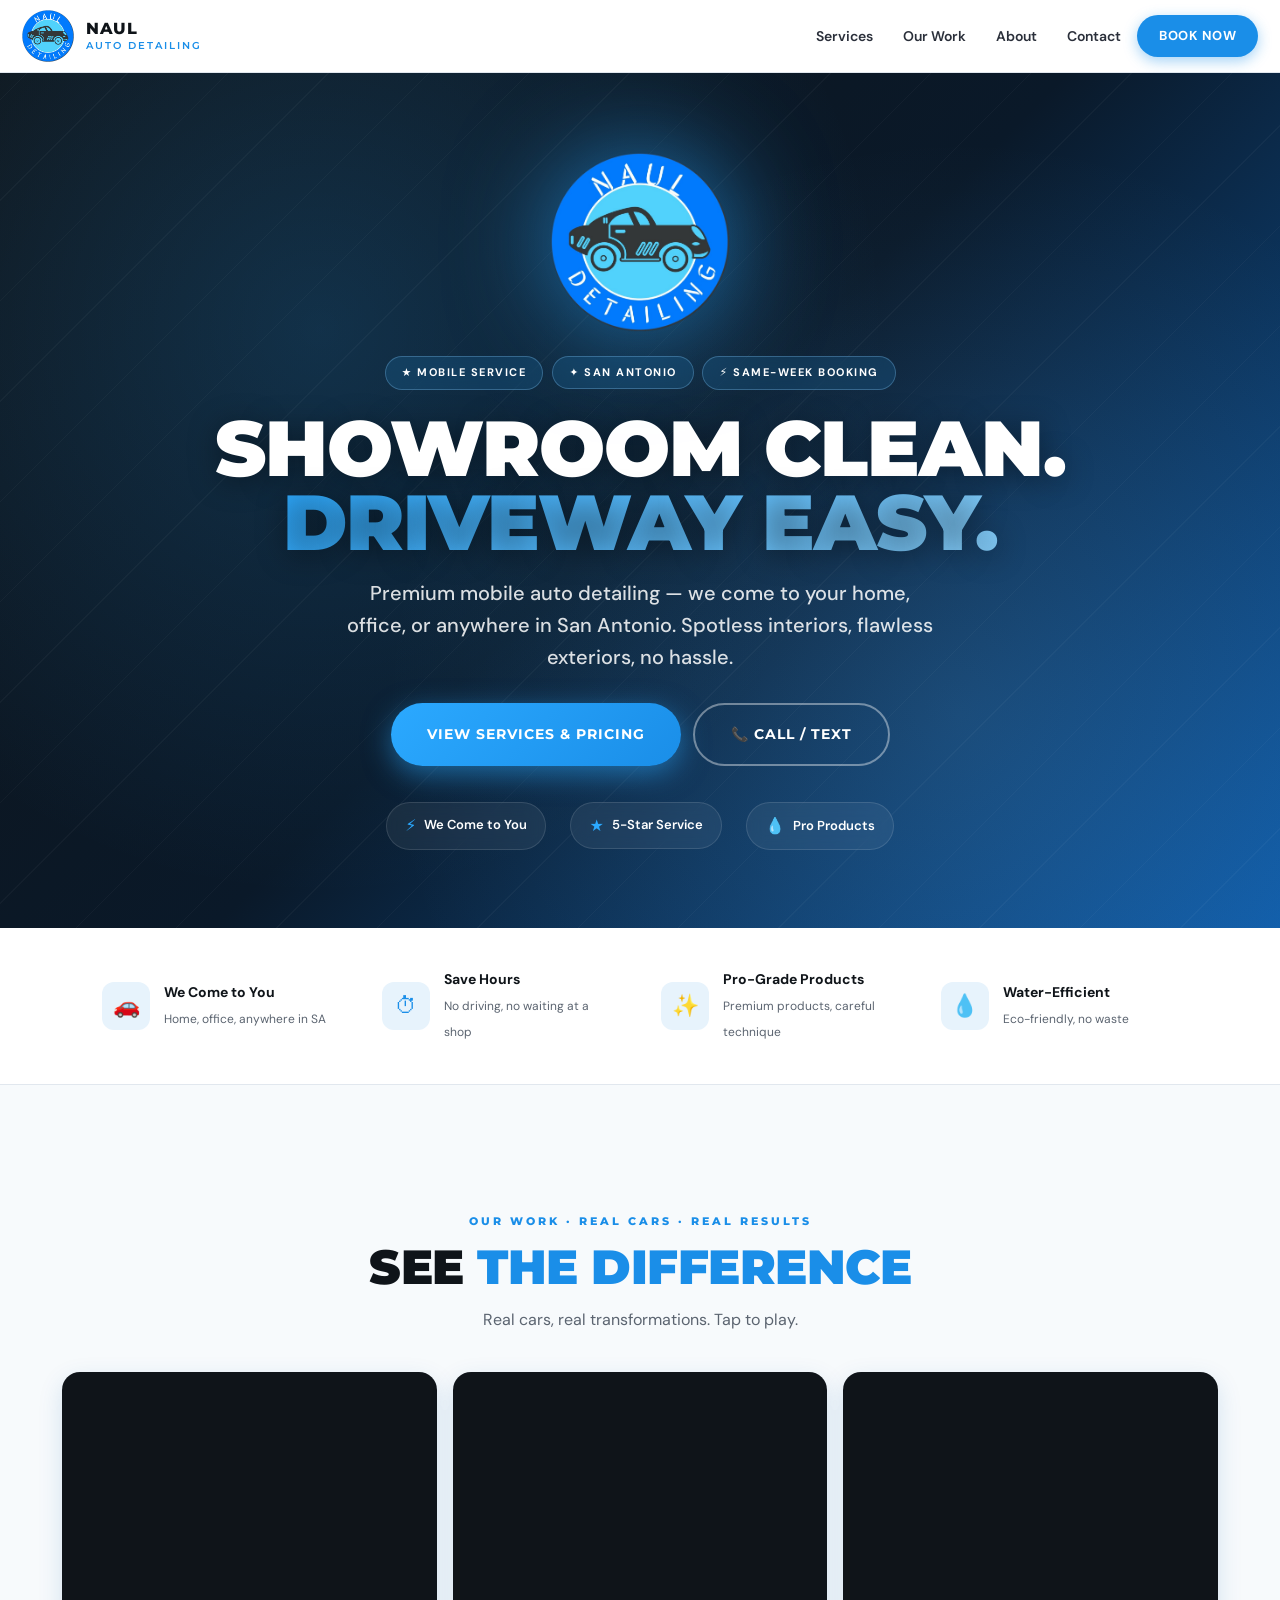
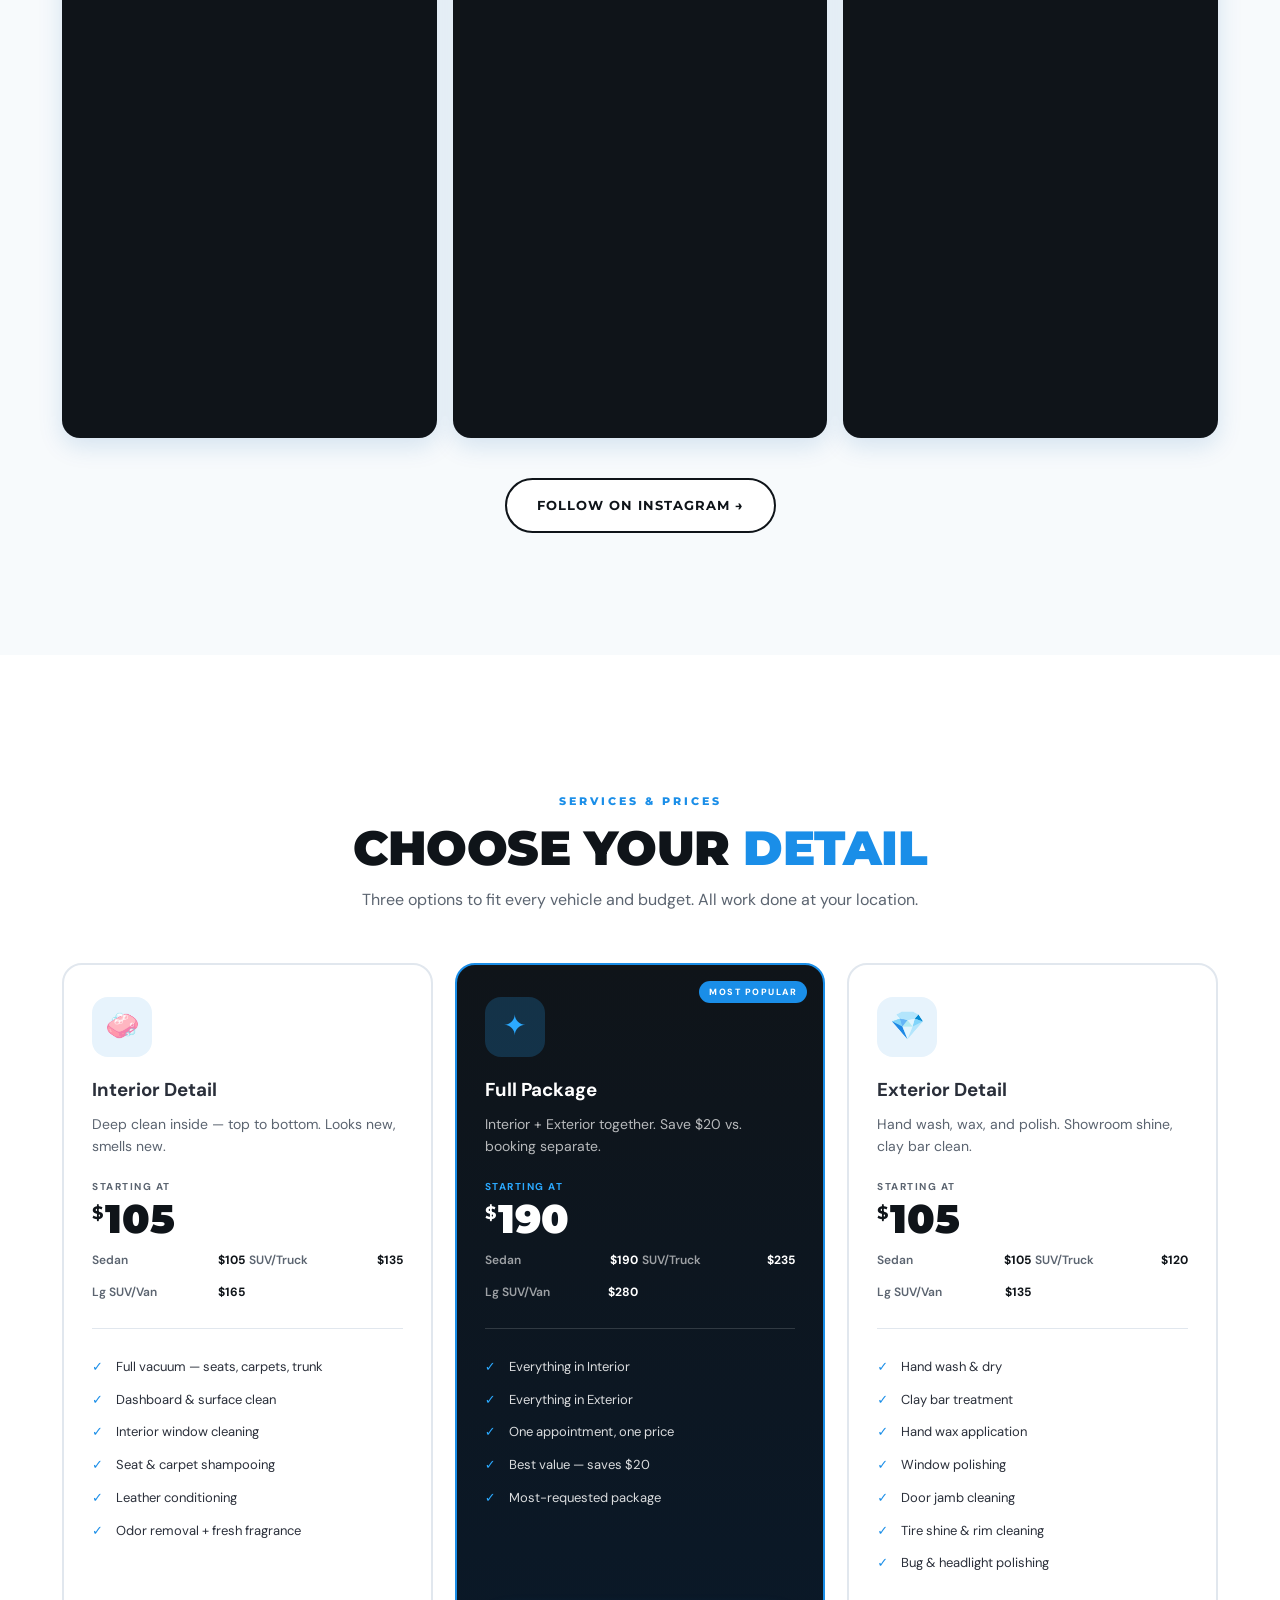
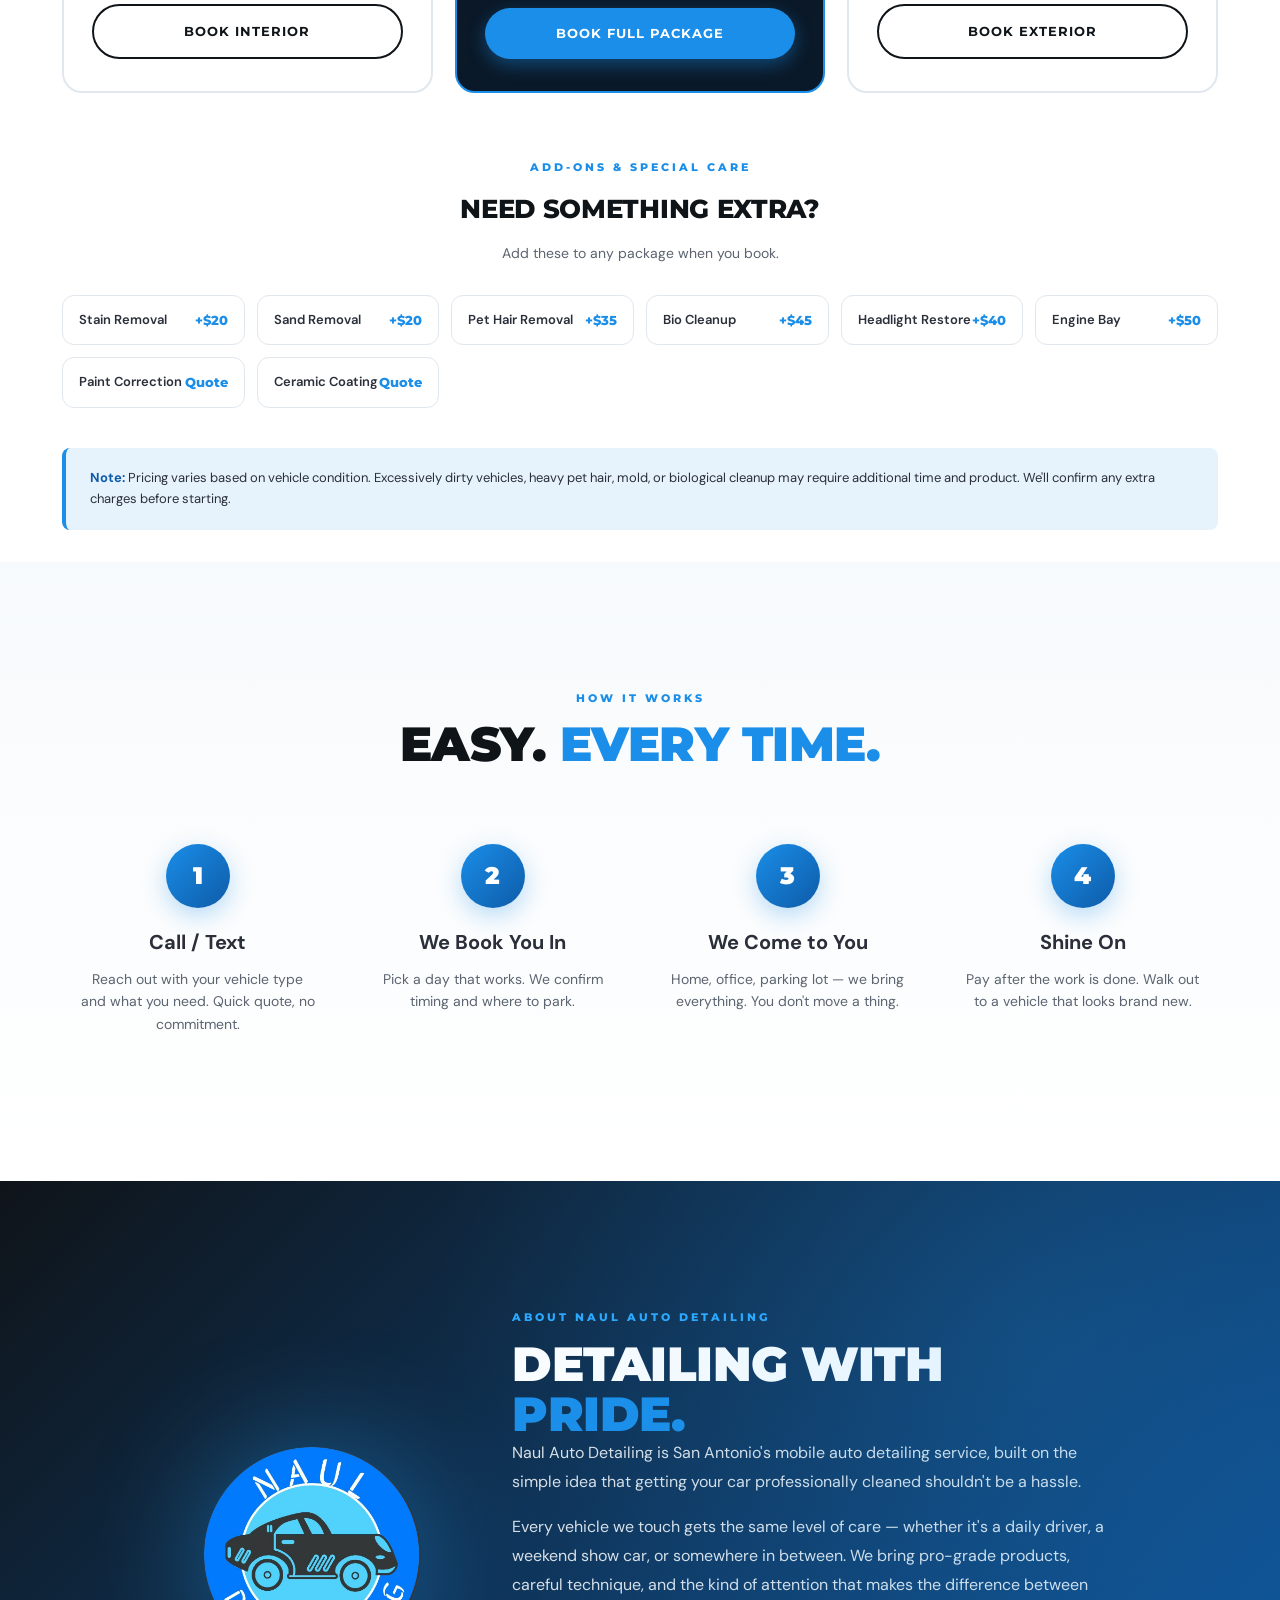
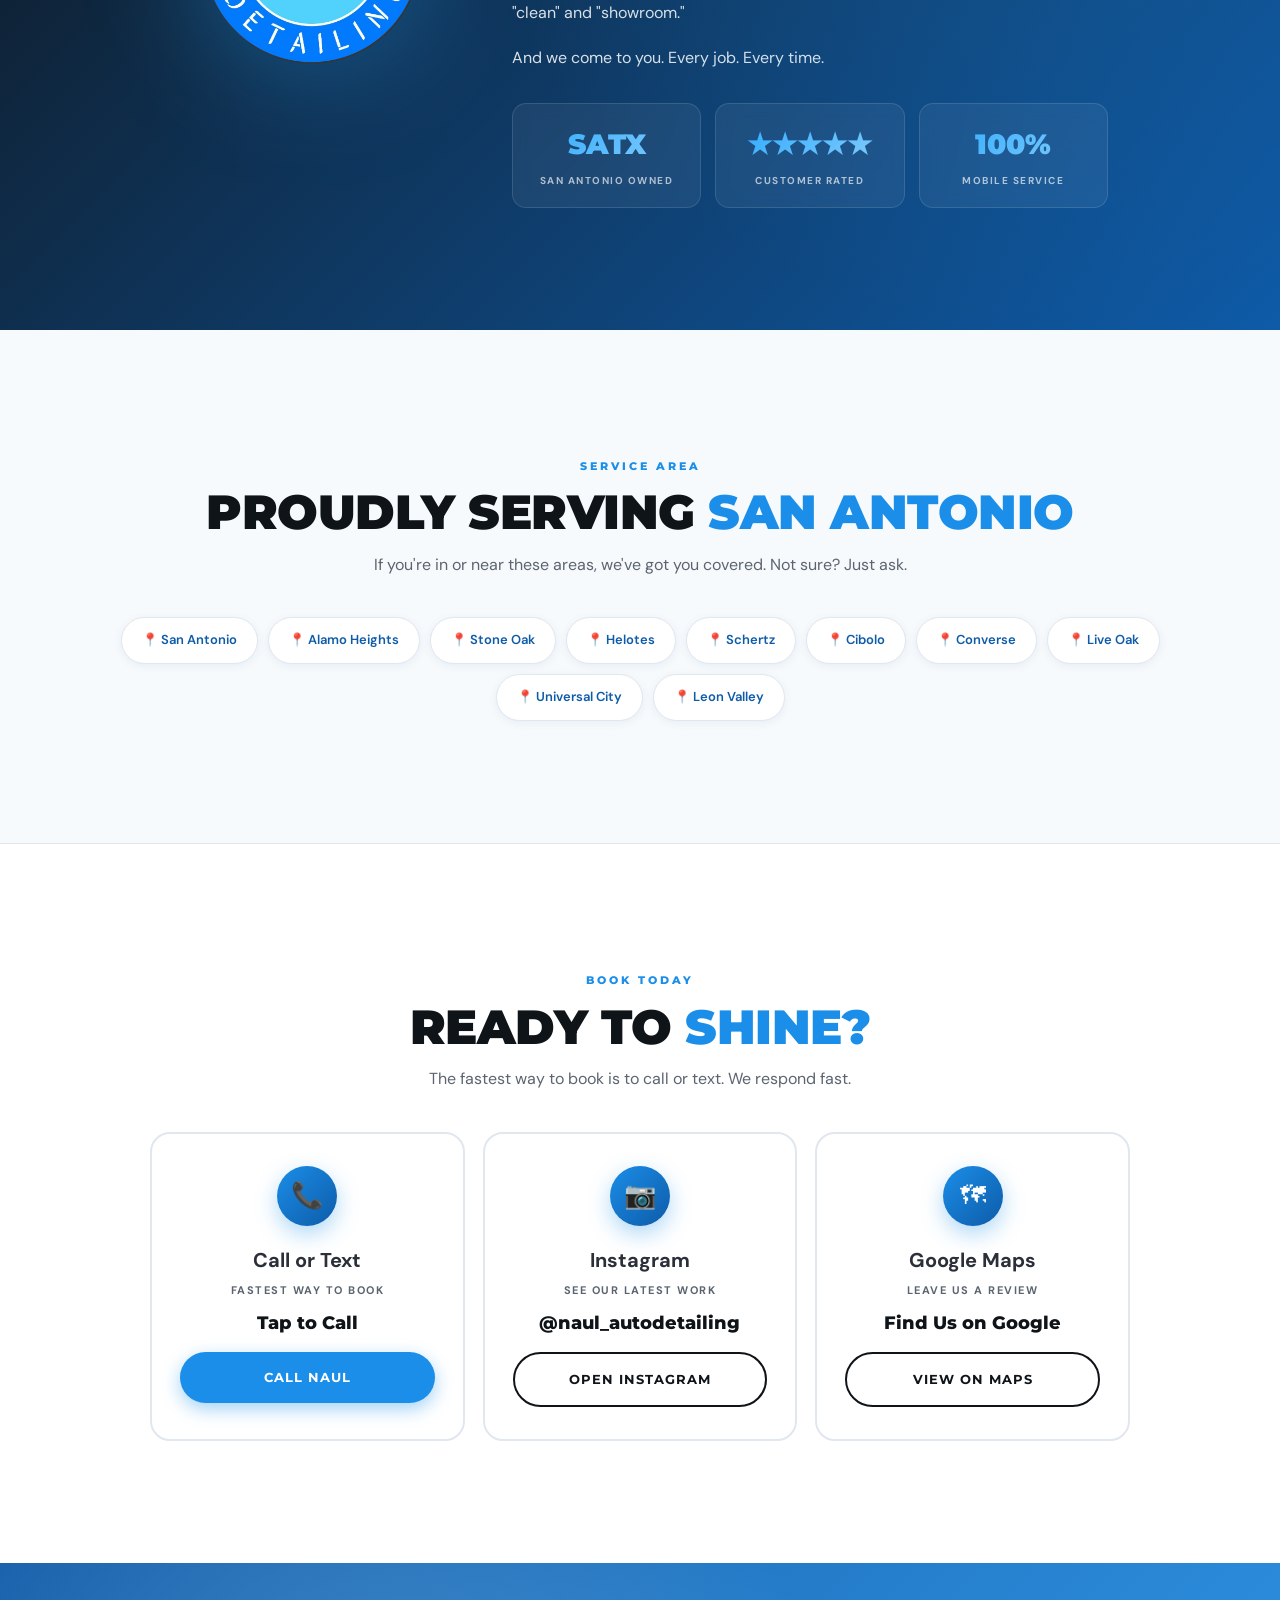
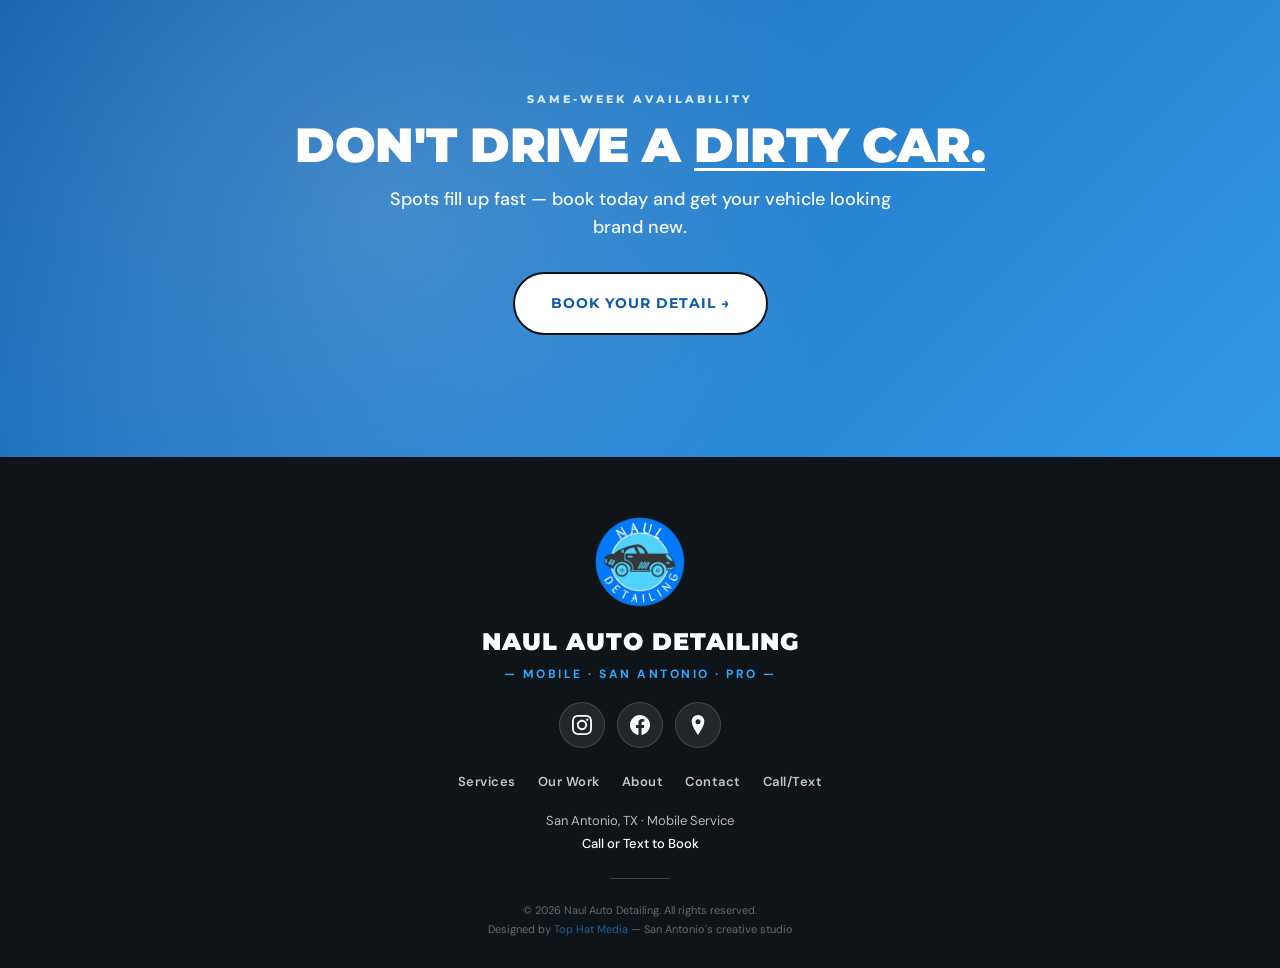
<file: index.html>
<!DOCTYPE html>
<html lang="en">
<head>
<meta charset="UTF-8"/>
<meta name="viewport" content="width=device-width, initial-scale=1.0"/>
<title>Naul Auto Detailing | Mobile Detailing in San Antonio, TX</title>
<meta name="description" content="Naul Auto Detailing — mobile auto detailing in San Antonio, TX. We come to you. Interior deep cleaning, exterior detail, full packages. Book online or call/text today."/>
<meta name="keywords" content="mobile auto detailing San Antonio, car detailing near me, interior detail, exterior detail, ceramic coating, San Antonio TX"/>
<meta name="geo.region" content="US-TX"/>
<meta name="geo.placename" content="San Antonio"/>
<meta name="geo.position" content="29.4241;-98.4936"/>

<meta property="og:title" content="Naul Auto Detailing | Mobile Auto Detail in San Antonio"/>
<meta property="og:description" content="Mobile auto detailing in San Antonio. We come to you. Top-tier interior, exterior, and full package detailing."/>
<meta property="og:type" content="website"/>
<meta property="og:image" content="img/logo.png"/>

<link rel="canonical" href="/"/>
<link rel="icon" type="image/png" href="img/logo-icon.png"/>
<link rel="apple-touch-icon" href="img/logo-icon.png"/>
<link href="https://fonts.googleapis.com/css2?family=Montserrat:wght@600;700;800;900&family=DM+Sans:wght@400;500;600;700&display=swap" rel="stylesheet"/>
<link rel="stylesheet" href="styles.css"/>

<script type="application/ld+json">
{
  "@context": "https://schema.org",
  "@type": "AutoDetailing",
  "name": "Naul Auto Detailing",
  "description": "Mobile auto detailing service in San Antonio, TX. Interior, exterior, and full-package detailing — we come to you.",
  "image": "img/logo.png",
  "logo": "img/logo.png",
  "priceRange": "$$",
  "address": {
    "@type": "PostalAddress",
    "addressLocality": "San Antonio",
    "addressRegion": "TX",
    "addressCountry": "US"
  },
  "geo": { "@type": "GeoCoordinates", "latitude": 29.4241, "longitude": -98.4936 },
  "areaServed": [
    { "@type": "City", "name": "San Antonio" },
    { "@type": "City", "name": "Alamo Heights" },
    { "@type": "City", "name": "Stone Oak" },
    { "@type": "City", "name": "Helotes" },
    { "@type": "City", "name": "Schertz" }
  ],
  "sameAs": [
    "https://www.instagram.com/naul_autodetailing/",
    "https://www.facebook.com/p/Naul-Auto-Detailing-61578023325082/"
  ]
}
</script>
</head>
<body>

<!-- Navigation -->
<nav class="nav">
  <a href="#top" class="nav-brand">
    <img src="img/logo.png" alt="Naul Auto Detailing"/>
    <div class="nav-brand-text">Naul<span>Auto Detailing</span></div>
  </a>
  <div class="nav-links">
    <a href="#services" class="nav-link hide-sm">Services</a>
    <a href="#work" class="nav-link hide-sm">Our Work</a>
    <a href="#about" class="nav-link hide-sm">About</a>
    <a href="#contact" class="nav-link">Contact</a>
    <a href="book.html" class="nav-cta">Book Now</a>
  </div>
</nav>

<!-- HERO -->
<section class="hero" id="top">
  <div class="hero-inner">
    <img src="img/logo.png" alt="Naul Auto Detailing logo" class="hero-logo"/>
    <div class="hero-badges">
      <div class="hero-badge">★ Mobile Service</div>
      <div class="hero-badge">✦ San Antonio</div>
      <div class="hero-badge">⚡ Same-Week Booking</div>
    </div>
    <h1 class="h1">Showroom Clean.<br/><em>Driveway Easy.</em></h1>
    <p class="hero-sub">Premium mobile auto detailing — we come to your home, office, or anywhere in San Antonio. Spotless interiors, flawless exteriors, no hassle.</p>
    <div class="hero-btns">
      <a href="#services" class="btn btn-glow btn-lg">View Services &amp; Pricing</a>
      <a href="tel:+1NAULPHONE" class="btn btn-ghost btn-lg">📞 Call / Text</a>
    </div>
    <div class="hero-trust">
      <div class="item"><span class="icon">⚡</span> We Come to You</div>
      <div class="item"><span class="icon">★</span> 5-Star Service</div>
      <div class="item"><span class="icon">💧</span> Pro Products</div>
    </div>
  </div>
</section>

<!-- WHY US STRIP -->
<section class="why-strip">
  <div class="why-grid">
    <div class="why-item">
      <div class="why-icon">🚗</div>
      <div class="why-text">
        <strong>We Come to You</strong>
        <span>Home, office, anywhere in SA</span>
      </div>
    </div>
    <div class="why-item">
      <div class="why-icon">⏱</div>
      <div class="why-text">
        <strong>Save Hours</strong>
        <span>No driving, no waiting at a shop</span>
      </div>
    </div>
    <div class="why-item">
      <div class="why-icon">✨</div>
      <div class="why-text">
        <strong>Pro-Grade Products</strong>
        <span>Premium products, careful technique</span>
      </div>
    </div>
    <div class="why-item">
      <div class="why-icon">💧</div>
      <div class="why-text">
        <strong>Water-Efficient</strong>
        <span>Eco-friendly, no waste</span>
      </div>
    </div>
  </div>
</section>

<!-- OUR WORK (Instagram Reels) -->
<section class="work-section section" id="work">
  <div class="wrap">
    <div class="work-intro">
      <div class="tag-label">Our Work · Real Cars · Real Results</div>
      <h2 class="h2">See <em>The Difference</em></h2>
      <p>Real cars, real transformations. Tap to play.</p>
    </div>

    <div class="reels-grid">
      <div class="reel-card">
        <iframe src="https://www.instagram.com/reel/DMYJOWVus4O/embed/" allowfullscreen scrolling="no" frameborder="0" allowtransparency="true"></iframe>
      </div>
      <div class="reel-card">
        <iframe src="https://www.instagram.com/reel/DLV-3TmNAFc/embed/" allowfullscreen scrolling="no" frameborder="0" allowtransparency="true"></iframe>
      </div>
      <div class="reel-card">
        <iframe src="https://www.instagram.com/reel/DGds9_7pQEw/embed/" allowfullscreen scrolling="no" frameborder="0" allowtransparency="true"></iframe>
      </div>
    </div>

    <div class="work-cta">
      <a href="https://www.instagram.com/naul_autodetailing/" target="_blank" rel="noopener" class="btn btn-s">Follow on Instagram →</a>
    </div>
  </div>
</section>

<!-- SERVICES & PRICES -->
<section class="services-section" id="services">
  <div class="wrap">
    <div class="services-intro">
      <div class="tag-label">Services &amp; Prices</div>
      <h2 class="h2">Choose Your <em>Detail</em></h2>
      <p>Three options to fit every vehicle and budget. All work done at your location.</p>
    </div>

    <div class="svc-grid">
      <!-- Interior -->
      <div class="svc-card">
        <div class="svc-icon">🧼</div>
        <h3>Interior Detail</h3>
        <p class="svc-desc">Deep clean inside — top to bottom. Looks new, smells new.</p>
        <div class="svc-price">
          <div class="svc-price-from">Starting At</div>
          <div class="svc-price-amt"><sup>$</sup>105</div>
          <div class="svc-tier-grid">
            <div class="svc-tier"><span class="label">Sedan</span><span class="amt">$105</span></div>
            <div class="svc-tier"><span class="label">SUV/Truck</span><span class="amt">$135</span></div>
            <div class="svc-tier"><span class="label">Lg SUV/Van</span><span class="amt">$165</span></div>
          </div>
        </div>
        <ul class="svc-feat">
          <li>Full vacuum — seats, carpets, trunk</li>
          <li>Dashboard &amp; surface clean</li>
          <li>Interior window cleaning</li>
          <li>Seat &amp; carpet shampooing</li>
          <li>Leather conditioning</li>
          <li>Odor removal + fresh fragrance</li>
        </ul>
        <a href="book.html" class="btn btn-s">Book Interior</a>
      </div>

      <!-- Full Package - FEATURED -->
      <div class="svc-card featured">
        <div class="svc-icon">✦</div>
        <h3>Full Package</h3>
        <p class="svc-desc">Interior + Exterior together. Save $20 vs. booking separate.</p>
        <div class="svc-price">
          <div class="svc-price-from">Starting At</div>
          <div class="svc-price-amt"><sup>$</sup>190</div>
          <div class="svc-tier-grid">
            <div class="svc-tier"><span class="label">Sedan</span><span class="amt">$190</span></div>
            <div class="svc-tier"><span class="label">SUV/Truck</span><span class="amt">$235</span></div>
            <div class="svc-tier"><span class="label">Lg SUV/Van</span><span class="amt">$280</span></div>
          </div>
        </div>
        <ul class="svc-feat">
          <li>Everything in Interior</li>
          <li>Everything in Exterior</li>
          <li>One appointment, one price</li>
          <li>Best value — saves $20</li>
          <li>Most-requested package</li>
        </ul>
        <a href="book.html" class="btn btn-p">Book Full Package</a>
      </div>

      <!-- Exterior -->
      <div class="svc-card">
        <div class="svc-icon">💎</div>
        <h3>Exterior Detail</h3>
        <p class="svc-desc">Hand wash, wax, and polish. Showroom shine, clay bar clean.</p>
        <div class="svc-price">
          <div class="svc-price-from">Starting At</div>
          <div class="svc-price-amt"><sup>$</sup>105</div>
          <div class="svc-tier-grid">
            <div class="svc-tier"><span class="label">Sedan</span><span class="amt">$105</span></div>
            <div class="svc-tier"><span class="label">SUV/Truck</span><span class="amt">$120</span></div>
            <div class="svc-tier"><span class="label">Lg SUV/Van</span><span class="amt">$135</span></div>
          </div>
        </div>
        <ul class="svc-feat">
          <li>Hand wash &amp; dry</li>
          <li>Clay bar treatment</li>
          <li>Hand wax application</li>
          <li>Window polishing</li>
          <li>Door jamb cleaning</li>
          <li>Tire shine &amp; rim cleaning</li>
          <li>Bug &amp; headlight polishing</li>
        </ul>
        <a href="book.html" class="btn btn-s">Book Exterior</a>
      </div>
    </div>

    <!-- Add-ons -->
    <div style="margin-top:60px;text-align:center;">
      <div class="tag-label">Add-Ons &amp; Special Care</div>
      <h3 class="h3" style="margin-bottom:12px;">Need Something Extra?</h3>
      <p style="color:var(--gray);max-width:540px;margin:0 auto;font-size:14px;">Add these to any package when you book.</p>
    </div>

    <div class="addons-grid">
      <div class="addon-pill"><span class="name">Stain Removal</span><span class="price">+$20</span></div>
      <div class="addon-pill"><span class="name">Sand Removal</span><span class="price">+$20</span></div>
      <div class="addon-pill"><span class="name">Pet Hair Removal</span><span class="price">+$35</span></div>
      <div class="addon-pill"><span class="name">Bio Cleanup</span><span class="price">+$45</span></div>
      <div class="addon-pill"><span class="name">Headlight Restore</span><span class="price">+$40</span></div>
      <div class="addon-pill"><span class="name">Engine Bay</span><span class="price">+$50</span></div>
      <div class="addon-pill"><span class="name">Paint Correction</span><span class="price">Quote</span></div>
      <div class="addon-pill"><span class="name">Ceramic Coating</span><span class="price">Quote</span></div>
    </div>

    <div class="svc-note">
      <strong>Note:</strong> Pricing varies based on vehicle condition. Excessively dirty vehicles, heavy pet hair, mold, or biological cleanup may require additional time and product. We'll confirm any extra charges before starting.
    </div>
  </div>
</section>

<!-- PROCESS / HOW IT WORKS -->
<section class="process-section section">
  <div class="wrap">
    <div class="text-center">
      <div class="tag-label">How It Works</div>
      <h2 class="h2">Easy. <em>Every Time.</em></h2>
    </div>
    <div class="process-grid">
      <div class="process-step">
        <div class="process-num">1</div>
        <h3>Call / Text</h3>
        <p>Reach out with your vehicle type and what you need. Quick quote, no commitment.</p>
      </div>
      <div class="process-step">
        <div class="process-num">2</div>
        <h3>We Book You In</h3>
        <p>Pick a day that works. We confirm timing and where to park.</p>
      </div>
      <div class="process-step">
        <div class="process-num">3</div>
        <h3>We Come to You</h3>
        <p>Home, office, parking lot — we bring everything. You don't move a thing.</p>
      </div>
      <div class="process-step">
        <div class="process-num">4</div>
        <h3>Shine On</h3>
        <p>Pay after the work is done. Walk out to a vehicle that looks brand new.</p>
      </div>
    </div>
  </div>
</section>

<!-- ABOUT -->
<section class="about-section section" id="about">
  <div class="wrap wrap-md">
    <div class="about-grid">
      <div class="about-logo-wrap">
        <img src="img/logo.png" alt="Naul Auto Detailing"/>
      </div>
      <div class="about-text">
        <div class="tag-label">About Naul Auto Detailing</div>
        <h2 class="h2">Detailing With <em>Pride.</em></h2>
        <p>Naul Auto Detailing is San Antonio's mobile auto detailing service, built on the simple idea that getting your car professionally cleaned shouldn't be a hassle.</p>
        <p>Every vehicle we touch gets the same level of care — whether it's a daily driver, a weekend show car, or somewhere in between. We bring pro-grade products, careful technique, and the kind of attention that makes the difference between "clean" and "showroom."</p>
        <p>And we come to you. Every job. Every time.</p>
        <div class="about-stats">
          <div class="about-stat"><div class="about-stat-n">SATX</div><div class="about-stat-l">San Antonio Owned</div></div>
          <div class="about-stat"><div class="about-stat-n">★★★★★</div><div class="about-stat-l">Customer Rated</div></div>
          <div class="about-stat"><div class="about-stat-n">100%</div><div class="about-stat-l">Mobile Service</div></div>
        </div>
      </div>
    </div>
  </div>
</section>

<!-- SERVICE AREA -->
<section class="area-section section">
  <div class="wrap text-center">
    <div class="tag-label">Service Area</div>
    <h2 class="h2">Proudly Serving <em>San Antonio</em></h2>
    <p style="color:var(--gray);max-width:540px;margin:14px auto 0;font-size:16px;">If you're in or near these areas, we've got you covered. Not sure? Just ask.</p>
    <div class="area-pills">
      <div class="area-pill">📍 San Antonio</div>
      <div class="area-pill">📍 Alamo Heights</div>
      <div class="area-pill">📍 Stone Oak</div>
      <div class="area-pill">📍 Helotes</div>
      <div class="area-pill">📍 Schertz</div>
      <div class="area-pill">📍 Cibolo</div>
      <div class="area-pill">📍 Converse</div>
      <div class="area-pill">📍 Live Oak</div>
      <div class="area-pill">📍 Universal City</div>
      <div class="area-pill">📍 Leon Valley</div>
    </div>
  </div>
</section>

<!-- CONTACT -->
<section class="contact-section section" id="contact">
  <div class="wrap">
    <div class="text-center">
      <div class="tag-label">Book Today</div>
      <h2 class="h2">Ready to <em>Shine?</em></h2>
      <p style="color:var(--gray);max-width:540px;margin:14px auto 0;font-size:16px;">The fastest way to book is to call or text. We respond fast.</p>
    </div>

    <div class="contact-grid">
      <div class="contact-card">
        <div class="icon">📞</div>
        <h3>Call or Text</h3>
        <div class="label">Fastest way to book</div>
        <div class="val">Tap to Call</div>
        <a href="tel:+1NAULPHONE" class="btn btn-p">Call Naul</a>
      </div>

      <div class="contact-card">
        <div class="icon">📷</div>
        <h3>Instagram</h3>
        <div class="label">See our latest work</div>
        <div class="val">@naul_autodetailing</div>
        <a href="https://www.instagram.com/naul_autodetailing/" target="_blank" rel="noopener" class="btn btn-s">Open Instagram</a>
      </div>

      <div class="contact-card">
        <div class="icon">🗺</div>
        <h3>Google Maps</h3>
        <div class="label">Leave us a review</div>
        <div class="val">Find Us on Google</div>
        <a href="https://maps.app.goo.gl/phPYXoFEWZ8urYo56" target="_blank" rel="noopener" class="btn btn-s">View on Maps</a>
      </div>
    </div>
  </div>
</section>

<!-- FINAL CTA -->
<section class="final-cta section">
  <div class="wrap final-cta-inner">
    <div class="tag-label" style="color:rgba(255,255,255,0.8);">Same-Week Availability</div>
    <h2 class="h2">Don't Drive a <em style="color:white;text-decoration:underline;text-decoration-thickness:3px;text-underline-offset:6px;">Dirty Car.</em></h2>
    <p class="final-cta-sub">Spots fill up fast — book today and get your vehicle looking brand new.</p>
    <a href="book.html" class="btn btn-s btn-lg" style="background:white;color:var(--blue-deep);">Book Your Detail →</a>
  </div>
</section>

<!-- FOOTER -->
<footer class="footer">
  <img src="img/logo.png" alt="" class="footer-logo"/>
  <div class="footer-name">Naul Auto Detailing</div>
  <div class="footer-tag">— Mobile · San Antonio · Pro —</div>

  <div class="socials">
    <a href="https://www.instagram.com/naul_autodetailing/" target="_blank" rel="noopener" class="social-btn" aria-label="Instagram">
      <svg xmlns="http://www.w3.org/2000/svg" width="20" height="20" viewBox="0 0 24 24" fill="currentColor"><path d="M12 2.163c3.204 0 3.584.012 4.85.07 3.252.148 4.771 1.691 4.919 4.919.058 1.265.069 1.645.069 4.849 0 3.205-.012 3.584-.069 4.849-.149 3.225-1.664 4.771-4.919 4.919-1.266.058-1.644.07-4.85.07-3.204 0-3.584-.012-4.849-.07-3.26-.149-4.771-1.699-4.919-4.92-.058-1.265-.07-1.644-.07-4.849 0-3.204.013-3.583.07-4.849.149-3.227 1.664-4.771 4.919-4.919 1.266-.057 1.645-.069 4.849-.069zm0-2.163c-3.259 0-3.667.014-4.947.072-4.358.2-6.78 2.618-6.98 6.98-.059 1.281-.073 1.689-.073 4.948 0 3.259.014 3.668.072 4.948.2 4.358 2.618 6.78 6.98 6.98 1.281.058 1.689.072 4.948.072 3.259 0 3.668-.014 4.948-.072 4.354-.2 6.782-2.618 6.979-6.98.059-1.28.073-1.689.073-4.948 0-3.259-.014-3.667-.072-4.947-.196-4.354-2.617-6.78-6.979-6.98-1.281-.059-1.69-.073-4.949-.073zm0 5.838c-3.403 0-6.162 2.759-6.162 6.162s2.759 6.163 6.162 6.163 6.162-2.759 6.162-6.163c0-3.403-2.759-6.162-6.162-6.162zm0 10.162c-2.209 0-4-1.79-4-4 0-2.209 1.791-4 4-4s4 1.791 4 4c0 2.21-1.791 4-4 4zm6.406-11.845c-.796 0-1.441.645-1.441 1.44s.645 1.44 1.441 1.44c.795 0 1.439-.645 1.439-1.44s-.644-1.44-1.439-1.44z"/></svg>
    </a>
    <a href="https://www.facebook.com/p/Naul-Auto-Detailing-61578023325082/" target="_blank" rel="noopener" class="social-btn" aria-label="Facebook">
      <svg xmlns="http://www.w3.org/2000/svg" width="20" height="20" viewBox="0 0 24 24" fill="currentColor"><path d="M24 12.073c0-6.627-5.373-12-12-12s-12 5.373-12 12c0 5.99 4.388 10.954 10.125 11.854v-8.385H7.078v-3.47h3.047V9.43c0-3.007 1.792-4.669 4.533-4.669 1.312 0 2.686.235 2.686.235v2.953H15.83c-1.491 0-1.956.925-1.956 1.874v2.25h3.328l-.532 3.47h-2.796v8.385C19.612 23.027 24 18.062 24 12.073z"/></svg>
    </a>
    <a href="https://maps.app.goo.gl/phPYXoFEWZ8urYo56" target="_blank" rel="noopener" class="social-btn" aria-label="Google Maps">
      <svg xmlns="http://www.w3.org/2000/svg" width="20" height="20" viewBox="0 0 24 24" fill="currentColor"><path d="M12 0C7.802 0 4.4 3.403 4.4 7.602C4.4 13.4 12 24 12 24S19.6 13.4 19.6 7.602C19.6 3.403 16.198 0 12 0M12 11A3 3 0 0 1 9 8A3 3 0 0 1 12 5A3 3 0 0 1 15 8A3 3 0 0 1 12 11Z"/></svg>
    </a>
  </div>

  <div class="footer-links">
    <a href="#services">Services</a>
    <a href="#work">Our Work</a>
    <a href="#about">About</a>
    <a href="#contact">Contact</a>
    <a href="tel:+1NAULPHONE">Call/Text</a>
  </div>

  <div class="footer-contact">
    San Antonio, TX · Mobile Service<br/>
    <a href="tel:+1NAULPHONE">Call or Text to Book</a>
  </div>

  <div class="footer-divider"></div>

  <div class="footer-credit">
    © 2026 Naul Auto Detailing. All rights reserved.<br/>
    Designed by <a href="https://tophatmedia.net" target="_blank" rel="noopener">Top Hat Media</a> — San Antonio's creative studio
  </div>
</footer>

</body>
</html>
</file>
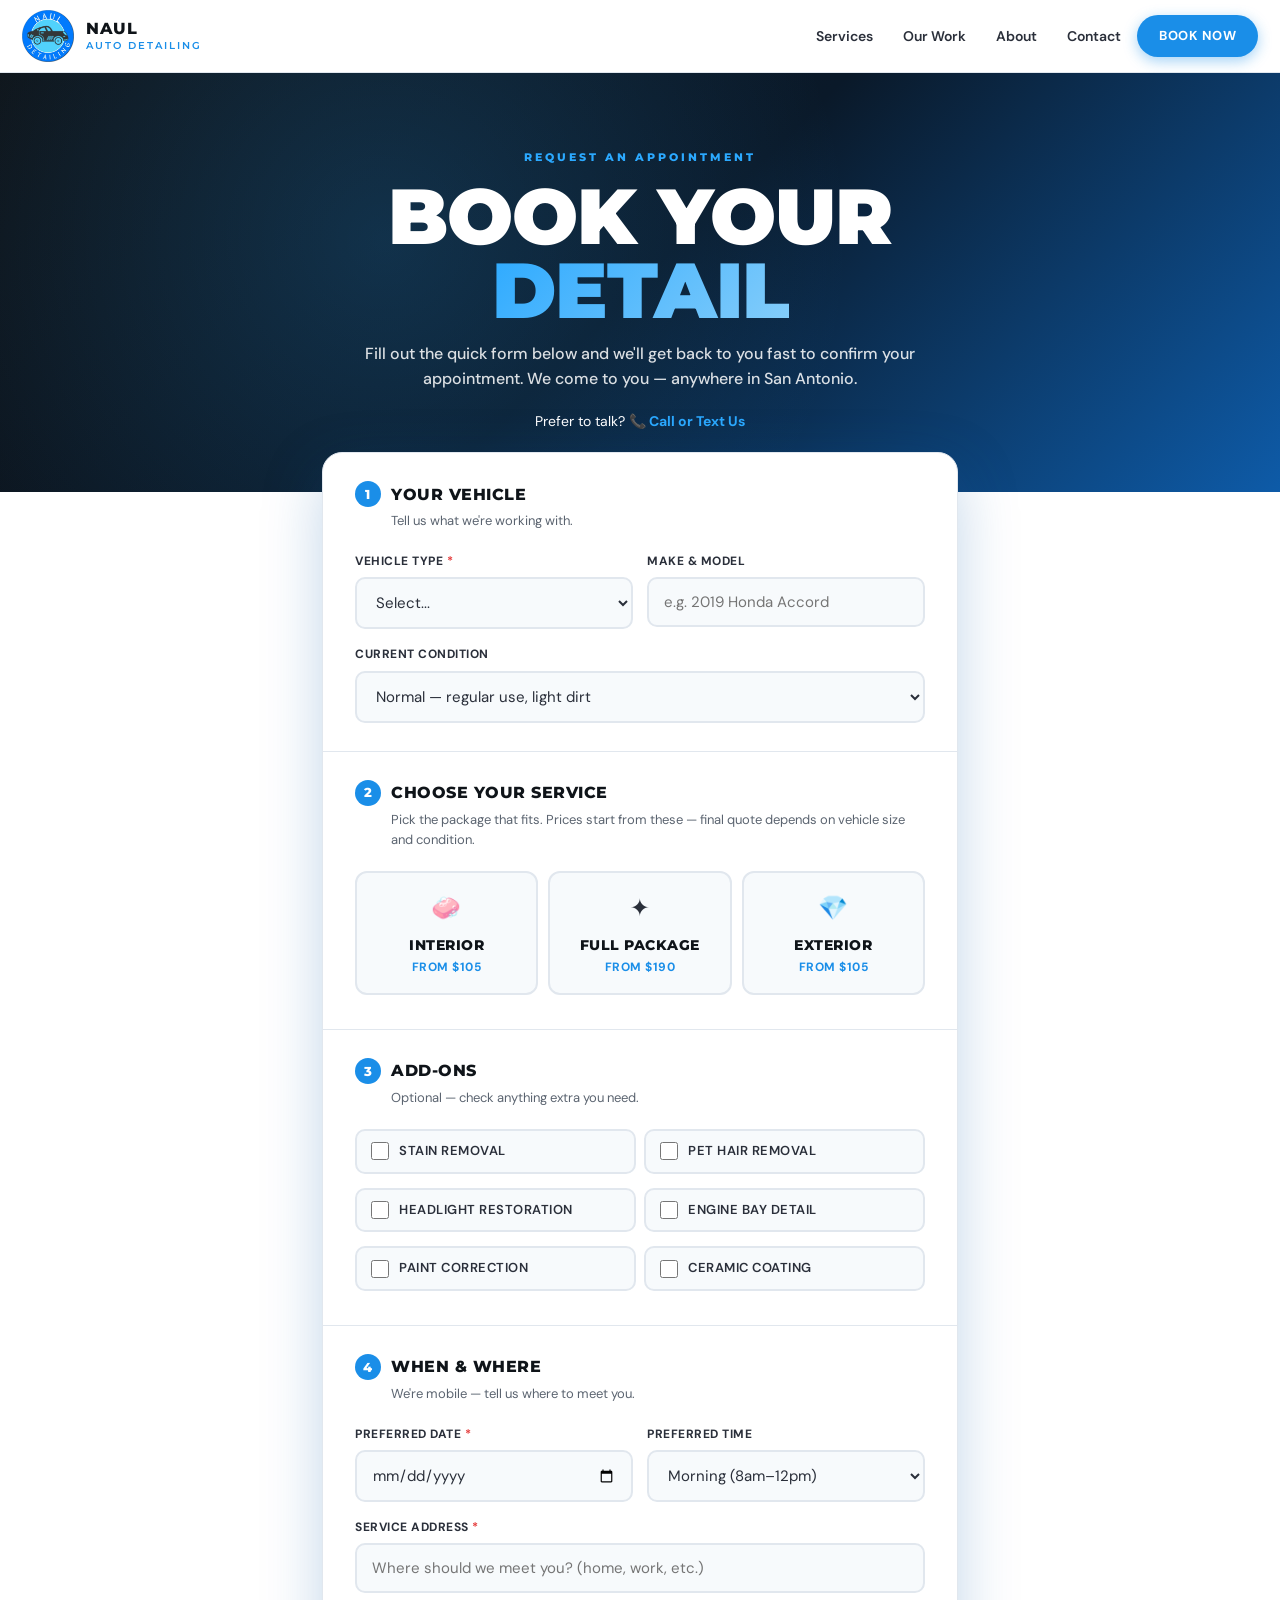
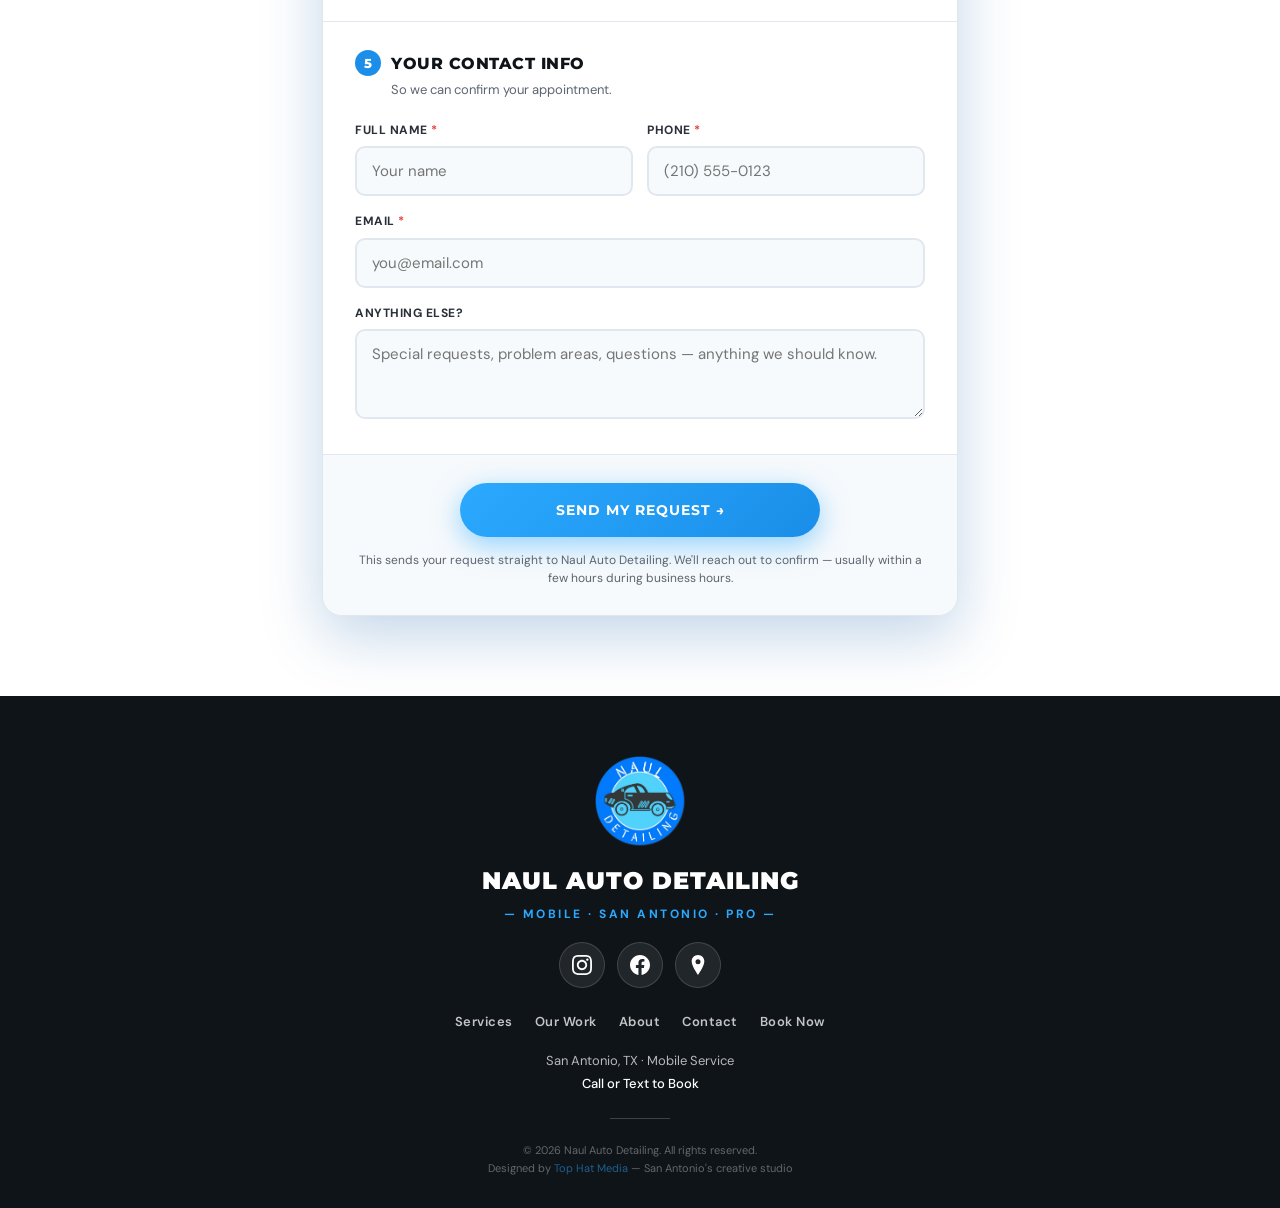
<file: book.html>
<!DOCTYPE html>
<html lang="en">
<head>
<meta charset="UTF-8"/>
<meta name="viewport" content="width=device-width, initial-scale=1.0"/>
<title>Book Your Detail | Naul Auto Detailing — San Antonio</title>
<meta name="description" content="Request a mobile auto detailing appointment with Naul Auto Detailing in San Antonio. We come to you. Quick request form — we respond fast."/>
<meta name="robots" content="index, follow"/>
<link rel="canonical" href="/book.html"/>
<link rel="icon" type="image/png" href="img/logo-icon.png"/>
<link rel="apple-touch-icon" href="img/logo-icon.png"/>
<link href="https://fonts.googleapis.com/css2?family=Montserrat:wght@600;700;800;900&family=DM+Sans:wght@400;500;600;700&display=swap" rel="stylesheet"/>
<link rel="stylesheet" href="styles.css"/>
<style>
/* Booking form specific styles */
.book-hero {
  background: linear-gradient(135deg, var(--black) 0%, #0a1929 50%, var(--blue-deep) 100%);
  color: white;
  padding: 70px 22px 60px;
  text-align: center;
  position: relative;
  overflow: hidden;
}
.book-hero::before {
  content: '';
  position: absolute;
  inset: 0;
  background-image: radial-gradient(circle at 30% 40%, rgba(43,169,255,0.18) 0%, transparent 50%);
  pointer-events: none;
}
.book-hero-inner { position: relative; z-index: 2; max-width: 640px; margin: 0 auto; }
.book-hero h1 { color: white; margin-bottom: 14px; }
.book-hero h1 em {
  background: linear-gradient(135deg, var(--blue-bright) 0%, var(--blue-light) 100%);
  -webkit-background-clip: text;
  -webkit-text-fill-color: transparent;
  background-clip: text;
}
.book-hero p {
  color: rgba(255,255,255,0.85);
  font-size: 16px;
  font-weight: 500;
}
.book-hero .phone-alt {
  margin-top: 18px;
  font-size: 14px;
}
.book-hero .phone-alt a {
  color: var(--blue-bright);
  font-weight: 700;
}

.form-wrap {
  max-width: 680px;
  margin: -40px auto 0;
  padding: 0 22px 80px;
  position: relative;
  z-index: 5;
}

.form-card {
  background: white;
  border-radius: 20px;
  box-shadow: var(--shadow-lg);
  border: 1px solid var(--border);
  overflow: hidden;
}
.form-section {
  padding: 28px 32px;
  border-bottom: 1px solid var(--border);
}
.form-section:last-of-type { border-bottom: none; }
@media (max-width: 600px) { .form-section { padding: 24px 20px; } }

.form-section-title {
  font-family: 'Montserrat', sans-serif;
  font-weight: 800;
  font-size: 16px;
  text-transform: uppercase;
  letter-spacing: 0.5px;
  color: var(--black);
  margin-bottom: 4px;
  display: flex;
  align-items: center;
  gap: 10px;
}
.form-section-num {
  width: 26px;
  height: 26px;
  border-radius: 50%;
  background: var(--blue);
  color: white;
  font-size: 13px;
  font-weight: 800;
  display: flex;
  align-items: center;
  justify-content: center;
  flex-shrink: 0;
}
.form-section-sub {
  font-size: 13px;
  color: var(--gray);
  margin-bottom: 20px;
  margin-left: 36px;
}

.field-group { margin-bottom: 16px; }
.field-group:last-child { margin-bottom: 0; }
.field-row {
  display: grid;
  grid-template-columns: 1fr 1fr;
  gap: 14px;
}
@media (max-width: 600px) { .field-row { grid-template-columns: 1fr; } }

label {
  display: block;
  font-size: 12px;
  font-weight: 700;
  text-transform: uppercase;
  letter-spacing: 0.5px;
  color: var(--charcoal);
  margin-bottom: 6px;
}
label .req { color: var(--danger); }

input[type=text],
input[type=tel],
input[type=email],
input[type=date],
select,
textarea {
  width: 100%;
  padding: 13px 15px;
  border: 2px solid var(--border);
  border-radius: 10px;
  font-family: inherit;
  font-size: 15px;
  color: var(--charcoal);
  background: var(--cream);
  transition: all 0.15s;
}
input:focus,
select:focus,
textarea:focus {
  outline: none;
  border-color: var(--blue);
  background: white;
  box-shadow: 0 0 0 3px rgba(26,142,232,0.1);
}
textarea { resize: vertical; min-height: 90px; }

/* Service tier radio cards */
.tier-options { display: grid; grid-template-columns: 1fr; gap: 10px; }
@media (min-width: 500px) { .tier-options { grid-template-columns: repeat(3, 1fr); } }
.tier-option {
  position: relative;
  cursor: pointer;
}
.tier-option input {
  position: absolute;
  opacity: 0;
}
.tier-option .tier-box {
  border: 2px solid var(--border);
  border-radius: 12px;
  padding: 16px 14px;
  text-align: center;
  transition: all 0.15s;
  background: var(--cream);
  height: 100%;
}
.tier-option:hover .tier-box { border-color: var(--blue-light); }
.tier-option input:checked + .tier-box {
  border-color: var(--blue);
  background: var(--blue-pale);
  box-shadow: 0 0 0 3px rgba(26,142,232,0.1);
}
.tier-option .tier-icon { font-size: 24px; margin-bottom: 6px; }
.tier-option .tier-name {
  font-family: 'Montserrat', sans-serif;
  font-weight: 800;
  font-size: 14px;
  color: var(--black);
  text-transform: uppercase;
}
.tier-option .tier-price {
  font-size: 12px;
  color: var(--blue);
  font-weight: 700;
  margin-top: 2px;
}

/* Add-on checkboxes */
.addon-checks {
  display: grid;
  grid-template-columns: 1fr 1fr;
  gap: 8px;
}
@media (max-width: 500px) { .addon-checks { grid-template-columns: 1fr; } }
.addon-check {
  display: flex;
  align-items: center;
  gap: 10px;
  padding: 10px 14px;
  border: 2px solid var(--border);
  border-radius: 10px;
  cursor: pointer;
  background: var(--cream);
  transition: all 0.15s;
  font-size: 13px;
  font-weight: 600;
  color: var(--charcoal);
}
.addon-check:hover { border-color: var(--blue-light); }
.addon-check input {
  width: 18px;
  height: 18px;
  accent-color: var(--blue);
  cursor: pointer;
}
.addon-check.checked {
  border-color: var(--blue);
  background: var(--blue-pale);
}

.form-submit-section {
  padding: 28px 32px;
  background: var(--cream);
  text-align: center;
}
.form-submit-section .btn { width: 100%; max-width: 360px; }
.form-disclaimer {
  font-size: 12px;
  color: var(--gray);
  margin-top: 14px;
  line-height: 1.5;
}

/* Success state */
.success-card {
  background: white;
  border-radius: 20px;
  box-shadow: var(--shadow-lg);
  border: 1px solid var(--border);
  padding: 50px 40px;
  text-align: center;
  display: none;
}
.success-card.show { display: block; }
.form-card.hide { display: none; }
.success-icon {
  width: 80px;
  height: 80px;
  border-radius: 50%;
  background: linear-gradient(135deg, var(--success) 0%, #3a9e3e 100%);
  color: white;
  font-size: 38px;
  display: flex;
  align-items: center;
  justify-content: center;
  margin: 0 auto 22px;
  box-shadow: 0 8px 24px rgba(76,175,80,0.35);
}
.success-card h2 {
  font-family: 'Montserrat', sans-serif;
  font-weight: 900;
  font-size: 28px;
  text-transform: uppercase;
  color: var(--black);
  margin-bottom: 12px;
}
.success-card p {
  color: var(--gray);
  font-size: 15px;
  margin-bottom: 24px;
  line-height: 1.6;
}
.success-card .btn-row {
  display: flex;
  gap: 10px;
  justify-content: center;
  flex-wrap: wrap;
}

.error-msg {
  background: #FEE;
  border: 1px solid #FCC;
  color: var(--danger);
  padding: 12px 16px;
  border-radius: 10px;
  font-size: 13px;
  font-weight: 600;
  margin: 0 32px 0;
  display: none;
}
.error-msg.show { display: block; }
</style>
</head>
<body>

<!-- Navigation -->
<nav class="nav">
  <a href="index.html" class="nav-brand">
    <img src="img/logo.png" alt="Naul Auto Detailing"/>
    <div class="nav-brand-text">Naul<span>Auto Detailing</span></div>
  </a>
  <div class="nav-links">
    <a href="index.html#services" class="nav-link hide-sm">Services</a>
    <a href="index.html#work" class="nav-link hide-sm">Our Work</a>
    <a href="index.html#about" class="nav-link hide-sm">About</a>
    <a href="index.html#contact" class="nav-link">Contact</a>
    <a href="book.html" class="nav-cta">Book Now</a>
  </div>
</nav>

<!-- BOOKING HERO -->
<section class="book-hero">
  <div class="book-hero-inner">
    <div class="tag-label" style="color:var(--blue-bright);">Request an Appointment</div>
    <h1 class="h1">Book Your <em>Detail</em></h1>
    <p>Fill out the quick form below and we'll get back to you fast to confirm your appointment. We come to you — anywhere in San Antonio.</p>
    <div class="phone-alt">
      Prefer to talk? <a href="tel:+1NAULPHONE">📞 Call or Text Us</a>
    </div>
  </div>
</section>

<!-- BOOKING FORM -->
<div class="form-wrap">

  <!-- The form -->
  <form class="form-card" id="bookingForm" action="https://formspree.io/f/YOUR_FORM_ID" method="POST">

    <!-- Section 1: Vehicle -->
    <div class="form-section">
      <div class="form-section-title"><span class="form-section-num">1</span> Your Vehicle</div>
      <div class="form-section-sub">Tell us what we're working with.</div>

      <div class="field-row">
        <div class="field-group">
          <label for="vehicle_type">Vehicle Type <span class="req">*</span></label>
          <select id="vehicle_type" name="Vehicle Type" required>
            <option value="">Select...</option>
            <option value="Sedan">Sedan / Coupe</option>
            <option value="SUV/Truck">SUV / Truck</option>
            <option value="Minivan/Large SUV">Minivan / Large SUV</option>
          </select>
        </div>
        <div class="field-group">
          <label for="vehicle_info">Make &amp; Model</label>
          <input type="text" id="vehicle_info" name="Vehicle Make and Model" placeholder="e.g. 2019 Honda Accord"/>
        </div>
      </div>

      <div class="field-group">
        <label for="vehicle_condition">Current Condition</label>
        <select id="vehicle_condition" name="Vehicle Condition">
          <option value="Normal">Normal — regular use, light dirt</option>
          <option value="Heavy">Heavy — very dirty, needs deep work</option>
          <option value="Pet hair">Pet hair present</option>
          <option value="Stains">Has stains / spills</option>
          <option value="Like new">Pretty clean — just want a refresh</option>
        </select>
      </div>
    </div>

    <!-- Section 2: Service -->
    <div class="form-section">
      <div class="form-section-title"><span class="form-section-num">2</span> Choose Your Service</div>
      <div class="form-section-sub">Pick the package that fits. Prices start from these — final quote depends on vehicle size and condition.</div>

      <div class="tier-options">
        <label class="tier-option">
          <input type="radio" name="Service Package" value="Interior Detail" required/>
          <div class="tier-box">
            <div class="tier-icon">🧼</div>
            <div class="tier-name">Interior</div>
            <div class="tier-price">From $105</div>
          </div>
        </label>
        <label class="tier-option">
          <input type="radio" name="Service Package" value="Full Package"/>
          <div class="tier-box">
            <div class="tier-icon">✦</div>
            <div class="tier-name">Full Package</div>
            <div class="tier-price">From $190</div>
          </div>
        </label>
        <label class="tier-option">
          <input type="radio" name="Service Package" value="Exterior Detail"/>
          <div class="tier-box">
            <div class="tier-icon">💎</div>
            <div class="tier-name">Exterior</div>
            <div class="tier-price">From $105</div>
          </div>
        </label>
      </div>
    </div>

    <!-- Section 3: Add-ons -->
    <div class="form-section">
      <div class="form-section-title"><span class="form-section-num">3</span> Add-Ons</div>
      <div class="form-section-sub">Optional — check anything extra you need.</div>

      <div class="addon-checks">
        <label class="addon-check"><input type="checkbox" name="Add-Ons" value="Stain Removal"/> Stain Removal</label>
        <label class="addon-check"><input type="checkbox" name="Add-Ons" value="Pet Hair Removal"/> Pet Hair Removal</label>
        <label class="addon-check"><input type="checkbox" name="Add-Ons" value="Headlight Restoration"/> Headlight Restoration</label>
        <label class="addon-check"><input type="checkbox" name="Add-Ons" value="Engine Bay Detail"/> Engine Bay Detail</label>
        <label class="addon-check"><input type="checkbox" name="Add-Ons" value="Paint Correction"/> Paint Correction</label>
        <label class="addon-check"><input type="checkbox" name="Add-Ons" value="Ceramic Coating"/> Ceramic Coating</label>
      </div>
    </div>

    <!-- Section 4: When & Where -->
    <div class="form-section">
      <div class="form-section-title"><span class="form-section-num">4</span> When &amp; Where</div>
      <div class="form-section-sub">We're mobile — tell us where to meet you.</div>

      <div class="field-row">
        <div class="field-group">
          <label for="preferred_date">Preferred Date <span class="req">*</span></label>
          <input type="date" id="preferred_date" name="Preferred Date" required/>
        </div>
        <div class="field-group">
          <label for="preferred_time">Preferred Time</label>
          <select id="preferred_time" name="Preferred Time">
            <option value="Morning">Morning (8am–12pm)</option>
            <option value="Afternoon">Afternoon (12pm–4pm)</option>
            <option value="Evening">Evening (4pm–7pm)</option>
            <option value="Flexible">I'm flexible</option>
          </select>
        </div>
      </div>

      <div class="field-group">
        <label for="service_address">Service Address <span class="req">*</span></label>
        <input type="text" id="service_address" name="Service Address" placeholder="Where should we meet you? (home, work, etc.)" required/>
      </div>
    </div>

    <!-- Section 5: Contact -->
    <div class="form-section">
      <div class="form-section-title"><span class="form-section-num">5</span> Your Contact Info</div>
      <div class="form-section-sub">So we can confirm your appointment.</div>

      <div class="field-row">
        <div class="field-group">
          <label for="customer_name">Full Name <span class="req">*</span></label>
          <input type="text" id="customer_name" name="Name" placeholder="Your name" required/>
        </div>
        <div class="field-group">
          <label for="customer_phone">Phone <span class="req">*</span></label>
          <input type="tel" id="customer_phone" name="Phone" placeholder="(210) 555-0123" required/>
        </div>
      </div>

      <div class="field-group">
        <label for="customer_email">Email <span class="req">*</span></label>
        <input type="email" id="customer_email" name="Email" placeholder="you@email.com" required/>
      </div>

      <div class="field-group">
        <label for="notes">Anything Else?</label>
        <textarea id="notes" name="Notes" placeholder="Special requests, problem areas, questions — anything we should know."></textarea>
      </div>
    </div>

    <!-- Hidden field: subject line for the email Naul receives -->
    <input type="hidden" name="_subject" value="New Booking Request — Naul Auto Detailing"/>

    <!-- Error message -->
    <div class="error-msg" id="errorMsg">Something went wrong. Please call or text us instead at (210) 555-0123.</div>

    <!-- Submit -->
    <div class="form-submit-section">
      <button type="submit" class="btn btn-glow btn-lg" id="submitBtn">Send My Request →</button>
      <div class="form-disclaimer">
        This sends your request straight to Naul Auto Detailing. We'll reach out to confirm — usually within a few hours during business hours.
      </div>
    </div>
  </form>

  <!-- Success message (hidden until form submits) -->
  <div class="success-card" id="successCard">
    <div class="success-icon">✓</div>
    <h2>Request Sent!</h2>
    <p>Thanks for choosing Naul Auto Detailing. We've got your request and we'll reach out soon to confirm your appointment. Keep an eye on your phone!</p>
    <div class="btn-row">
      <a href="index.html" class="btn btn-s">Back to Home</a>
      <a href="tel:+1NAULPHONE" class="btn btn-p">📞 Call Us</a>
    </div>
  </div>

</div>

<!-- FOOTER -->
<footer class="footer">
  <img src="img/logo.png" alt="" class="footer-logo"/>
  <div class="footer-name">Naul Auto Detailing</div>
  <div class="footer-tag">— Mobile · San Antonio · Pro —</div>

  <div class="socials">
    <a href="https://www.instagram.com/naul_autodetailing/" target="_blank" rel="noopener" class="social-btn" aria-label="Instagram">
      <svg xmlns="http://www.w3.org/2000/svg" width="20" height="20" viewBox="0 0 24 24" fill="currentColor"><path d="M12 2.163c3.204 0 3.584.012 4.85.07 3.252.148 4.771 1.691 4.919 4.919.058 1.265.069 1.645.069 4.849 0 3.205-.012 3.584-.069 4.849-.149 3.225-1.664 4.771-4.919 4.919-1.266.058-1.644.07-4.85.07-3.204 0-3.584-.012-4.849-.07-3.26-.149-4.771-1.699-4.919-4.92-.058-1.265-.07-1.644-.07-4.849 0-3.204.013-3.583.07-4.849.149-3.227 1.664-4.771 4.919-4.919 1.266-.057 1.645-.069 4.849-.069zm0-2.163c-3.259 0-3.667.014-4.947.072-4.358.2-6.78 2.618-6.98 6.98-.059 1.281-.073 1.689-.073 4.948 0 3.259.014 3.668.072 4.948.2 4.358 2.618 6.78 6.98 6.98 1.281.058 1.689.072 4.948.072 3.259 0 3.668-.014 4.948-.072 4.354-.2 6.782-2.618 6.979-6.98.059-1.28.073-1.689.073-4.948 0-3.259-.014-3.667-.072-4.947-.196-4.354-2.617-6.78-6.979-6.98-1.281-.059-1.69-.073-4.949-.073zm0 5.838c-3.403 0-6.162 2.759-6.162 6.162s2.759 6.163 6.162 6.163 6.162-2.759 6.162-6.163c0-3.403-2.759-6.162-6.162-6.162zm0 10.162c-2.209 0-4-1.79-4-4 0-2.209 1.791-4 4-4s4 1.791 4 4c0 2.21-1.791 4-4 4zm6.406-11.845c-.796 0-1.441.645-1.441 1.44s.645 1.44 1.441 1.44c.795 0 1.439-.645 1.439-1.44s-.644-1.44-1.439-1.44z"/></svg>
    </a>
    <a href="https://www.facebook.com/p/Naul-Auto-Detailing-61578023325082/" target="_blank" rel="noopener" class="social-btn" aria-label="Facebook">
      <svg xmlns="http://www.w3.org/2000/svg" width="20" height="20" viewBox="0 0 24 24" fill="currentColor"><path d="M24 12.073c0-6.627-5.373-12-12-12s-12 5.373-12 12c0 5.99 4.388 10.954 10.125 11.854v-8.385H7.078v-3.47h3.047V9.43c0-3.007 1.792-4.669 4.533-4.669 1.312 0 2.686.235 2.686.235v2.953H15.83c-1.491 0-1.956.925-1.956 1.874v2.25h3.328l-.532 3.47h-2.796v8.385C19.612 23.027 24 18.062 24 12.073z"/></svg>
    </a>
    <a href="https://maps.app.goo.gl/phPYXoFEWZ8urYo56" target="_blank" rel="noopener" class="social-btn" aria-label="Google Maps">
      <svg xmlns="http://www.w3.org/2000/svg" width="20" height="20" viewBox="0 0 24 24" fill="currentColor"><path d="M12 0C7.802 0 4.4 3.403 4.4 7.602C4.4 13.4 12 24 12 24S19.6 13.4 19.6 7.602C19.6 3.403 16.198 0 12 0M12 11A3 3 0 0 1 9 8A3 3 0 0 1 12 5A3 3 0 0 1 15 8A3 3 0 0 1 12 11Z"/></svg>
    </a>
  </div>

  <div class="footer-links">
    <a href="index.html#services">Services</a>
    <a href="index.html#work">Our Work</a>
    <a href="index.html#about">About</a>
    <a href="index.html#contact">Contact</a>
    <a href="book.html">Book Now</a>
  </div>

  <div class="footer-contact">
    San Antonio, TX · Mobile Service<br/>
    <a href="tel:+1NAULPHONE">Call or Text to Book</a>
  </div>

  <div class="footer-divider"></div>

  <div class="footer-credit">
    © 2026 Naul Auto Detailing. All rights reserved.<br/>
    Designed by <a href="https://tophatmedia.net" target="_blank" rel="noopener">Top Hat Media</a> — San Antonio's creative studio
  </div>
</footer>

<script>
// Highlight add-on checkboxes when checked
document.querySelectorAll('.addon-check input').forEach(function(cb) {
  cb.addEventListener('change', function() {
    this.closest('.addon-check').classList.toggle('checked', this.checked);
  });
});

// Set minimum date to today
document.getElementById('preferred_date').min = new Date().toISOString().split('T')[0];

// Handle form submission via Formspree (AJAX so we can show success without leaving the page)
var form = document.getElementById('bookingForm');
form.addEventListener('submit', function(e) {
  e.preventDefault();
  var btn = document.getElementById('submitBtn');
  var errorMsg = document.getElementById('errorMsg');
  btn.textContent = 'Sending...';
  btn.disabled = true;
  errorMsg.classList.remove('show');

  var data = new FormData(form);

  fetch(form.action, {
    method: 'POST',
    body: data,
    headers: { 'Accept': 'application/json' }
  }).then(function(response) {
    if (response.ok) {
      document.getElementById('bookingForm').classList.add('hide');
      document.getElementById('successCard').classList.add('show');
      window.scrollTo({ top: 0, behavior: 'smooth' });
    } else {
      throw new Error('Submission failed');
    }
  }).catch(function() {
    errorMsg.classList.add('show');
    btn.textContent = 'Send My Request →';
    btn.disabled = false;
  });
});
</script>

</body>
</html>
</file>
<file: styles.css>
/* Naul Auto Detailing — Mockup by Top Hat Media */
:root {
  --blue-deep: #0E5BA8;
  --blue: #1A8EE8;
  --blue-bright: #2BA9FF;
  --blue-light: #87CEFA;
  --blue-pale: #E7F3FC;
  --black: #0F1419;
  --charcoal: #2A2F3A;
  --gray: #5B6470;
  --gray-light: #8A93A0;
  --border: #E1E7EE;
  --white: #ffffff;
  --cream: #F7FAFC;

  --success: #4CAF50;
  --gold: #F4B942;
  --danger: #E53E3E;

  --r: 12px;
  --r-sm: 8px;
  --r-lg: 20px;
  --shadow-sm: 0 2px 8px rgba(14,91,168,0.08);
  --shadow: 0 8px 24px rgba(14,91,168,0.15);
  --shadow-lg: 0 20px 60px rgba(14,91,168,0.25);
}

* { margin: 0; padding: 0; box-sizing: border-box; -webkit-tap-highlight-color: transparent; }
html { scroll-behavior: smooth; -webkit-text-size-adjust: 100%; }
body {
  font-family: 'DM Sans', -apple-system, system-ui, sans-serif;
  background: var(--white);
  color: var(--charcoal);
  line-height: 1.6;
  overflow-x: hidden;
}
img { max-width: 100%; display: block; }
a { color: var(--blue); text-decoration: none; }
button { font-family: inherit; cursor: pointer; }

/* NAV */
.nav {
  background: rgba(255,255,255,0.95);
  backdrop-filter: blur(20px);
  -webkit-backdrop-filter: blur(20px);
  border-bottom: 1px solid var(--border);
  padding: 10px 22px;
  position: sticky;
  top: 0;
  z-index: 50;
  display: flex;
  align-items: center;
  justify-content: space-between;
  gap: 10px;
}
.nav-brand { display: flex; align-items: center; gap: 12px; }
.nav-brand img { width: 52px; height: 52px; object-fit: contain; }
.nav-brand-text {
  font-family: 'Montserrat', 'DM Sans', sans-serif;
  font-weight: 800;
  font-size: 16px;
  color: var(--black);
  line-height: 1.05;
  letter-spacing: 0.5px;
  text-transform: uppercase;
}
.nav-brand-text span {
  display: block;
  font-weight: 600;
  font-size: 9.5px;
  color: var(--blue);
  letter-spacing: 2px;
  margin-top: 3px;
}
.nav-links { display: flex; gap: 2px; align-items: center; flex-wrap: wrap; }
.nav-link {
  padding: 9px 14px;
  border-radius: 999px;
  font-size: 14px;
  font-weight: 600;
  color: var(--charcoal);
  transition: all 0.15s;
}
.nav-link:hover { background: var(--blue-pale); color: var(--blue); }
.nav-link.active { color: var(--blue); }
.nav-cta {
  background: var(--blue);
  color: white !important;
  padding: 11px 22px;
  border-radius: 999px;
  font-size: 13px;
  font-weight: 700;
  letter-spacing: 0.5px;
  text-transform: uppercase;
  transition: all 0.2s;
  box-shadow: 0 4px 14px rgba(26,142,232,0.4);
}
.nav-cta:hover { background: var(--blue-deep); transform: translateY(-1px); box-shadow: 0 6px 20px rgba(26,142,232,0.55); }
@media (max-width: 700px) {
  .nav { padding: 8px 14px; }
  .nav-brand img { width: 42px; height: 42px; }
  .nav-brand-text { font-size: 14px; }
  .nav-brand-text span { font-size: 8.5px; letter-spacing: 1.5px; }
  .nav-link.hide-sm { display: none; }
  .nav-link { padding: 7px 10px; font-size: 13px; }
  .nav-cta { padding: 8px 14px; font-size: 11px; }
}

/* TYPOGRAPHY */
.h1 {
  font-family: 'Montserrat', sans-serif;
  font-weight: 900;
  font-size: clamp(40px, 8vw, 78px);
  color: var(--black);
  line-height: 0.95;
  letter-spacing: -1px;
  text-transform: uppercase;
}
.h2 {
  font-family: 'Montserrat', sans-serif;
  font-weight: 900;
  font-size: clamp(30px, 5vw, 48px);
  color: var(--black);
  line-height: 1.05;
  letter-spacing: -0.5px;
  text-transform: uppercase;
}
.h3 {
  font-family: 'Montserrat', sans-serif;
  font-weight: 800;
  font-size: clamp(20px, 3vw, 26px);
  color: var(--black);
  letter-spacing: -0.3px;
  text-transform: uppercase;
}
.tag-label {
  display: inline-block;
  font-family: 'Montserrat', sans-serif;
  font-size: 11px;
  font-weight: 800;
  letter-spacing: 3px;
  text-transform: uppercase;
  color: var(--blue);
  margin-bottom: 12px;
}
em { color: var(--blue); font-style: normal; }

/* BUTTONS */
.btn {
  display: inline-flex;
  align-items: center;
  gap: 8px;
  padding: 15px 30px;
  border-radius: 999px;
  border: none;
  font-family: 'Montserrat', sans-serif;
  font-size: 13px;
  font-weight: 700;
  letter-spacing: 1px;
  text-transform: uppercase;
  cursor: pointer;
  transition: all 0.2s;
  white-space: nowrap;
  justify-content: center;
}
.btn-lg { padding: 18px 36px; font-size: 14px; }
.btn-p { background: var(--blue); color: white; box-shadow: 0 6px 18px rgba(26,142,232,0.4); }
.btn-p:hover { background: var(--blue-deep); transform: translateY(-2px); box-shadow: 0 10px 28px rgba(26,142,232,0.5); }
.btn-s { background: white; color: var(--black); border: 2px solid var(--black); }
.btn-s:hover { background: var(--black); color: white; }
.btn-ghost { background: transparent; color: white; border: 2px solid rgba(255,255,255,0.4); }
.btn-ghost:hover { background: white; color: var(--blue); border-color: white; }
.btn-glow {
  background: linear-gradient(135deg, var(--blue-bright) 0%, var(--blue) 100%);
  color: white;
  box-shadow: 0 8px 28px rgba(43,169,255,0.5);
}
.btn-glow:hover { transform: translateY(-2px); box-shadow: 0 12px 36px rgba(43,169,255,0.65); }

/* CONTAINERS */
.wrap { max-width: 1200px; margin: 0 auto; padding: 32px 22px; }
.wrap-sm { max-width: 760px; }
.wrap-md { max-width: 980px; }
.section { padding: 90px 22px; }
@media (max-width: 600px) {
  .wrap { padding: 24px 16px; }
  .section { padding: 64px 16px; }
}

/* HERO */
.hero {
  position: relative;
  min-height: 95vh;
  padding: 60px 22px;
  display: flex;
  align-items: center;
  justify-content: center;
  background:
    linear-gradient(135deg, var(--black) 0%, #0a1929 50%, var(--blue-deep) 100%);
  color: white;
  overflow: hidden;
}
.hero::before {
  content: '';
  position: absolute;
  inset: 0;
  background-image:
    radial-gradient(circle at 25% 30%, rgba(43,169,255,0.18) 0%, transparent 50%),
    radial-gradient(circle at 75% 75%, rgba(135,206,250,0.12) 0%, transparent 50%);
  pointer-events: none;
}
/* Subtle diagonal motion lines */
.hero::after {
  content: '';
  position: absolute;
  inset: 0;
  background-image: repeating-linear-gradient(
    -45deg,
    transparent 0 70px,
    rgba(255,255,255,0.03) 70px 71px
  );
  pointer-events: none;
}
.hero-inner {
  max-width: 920px;
  text-align: center;
  position: relative;
  z-index: 2;
}
.hero-logo {
  width: clamp(120px, 22vw, 180px);
  height: clamp(120px, 22vw, 180px);
  margin: 0 auto 24px;
  filter: drop-shadow(0 0 50px rgba(43,169,255,0.6));
  animation: float 5s ease-in-out infinite;
}
@keyframes float {
  0%, 100% { transform: translateY(0); }
  50% { transform: translateY(-10px); }
}
.hero-badges {
  display: flex;
  gap: 8px;
  justify-content: center;
  flex-wrap: wrap;
  margin-bottom: 22px;
}
.hero-badge {
  background: rgba(43,169,255,0.15);
  backdrop-filter: blur(10px);
  border: 1px solid rgba(135,206,250,0.3);
  border-radius: 999px;
  padding: 7px 16px;
  font-size: 11px;
  font-weight: 700;
  color: white;
  letter-spacing: 1.5px;
  text-transform: uppercase;
}
.hero h1 {
  color: white;
  margin-bottom: 14px;
  text-shadow: 0 4px 30px rgba(0,0,0,0.4);
}
.hero h1 em {
  background: linear-gradient(135deg, var(--blue-bright) 0%, var(--blue-light) 100%);
  -webkit-background-clip: text;
  -webkit-text-fill-color: transparent;
  background-clip: text;
}
.hero-sub {
  font-size: clamp(16px, 2vw, 20px);
  color: rgba(255,255,255,0.85);
  margin: 18px auto 30px;
  max-width: 600px;
  font-weight: 500;
}
.hero-btns { display: flex; gap: 12px; justify-content: center; flex-wrap: wrap; margin-bottom: 36px; }

.hero-trust {
  display: flex;
  gap: 24px;
  justify-content: center;
  flex-wrap: wrap;
  margin-top: 30px;
}
.hero-trust .item {
  display: flex;
  align-items: center;
  gap: 8px;
  background: rgba(255,255,255,0.06);
  backdrop-filter: blur(8px);
  padding: 10px 18px;
  border-radius: 999px;
  border: 1px solid rgba(255,255,255,0.12);
  font-size: 13px;
  font-weight: 600;
  color: white;
}
.hero-trust .icon { color: var(--blue-bright); font-size: 16px; }

/* WHY US STRIP */
.why-strip {
  background: white;
  padding: 28px 22px;
  border-bottom: 1px solid var(--border);
}
.why-grid {
  max-width: 1100px;
  margin: 0 auto;
  display: grid;
  grid-template-columns: repeat(auto-fit, minmax(220px, 1fr));
  gap: 18px;
}
.why-item {
  display: flex;
  align-items: center;
  gap: 14px;
  padding: 12px;
}
.why-icon {
  width: 48px; height: 48px;
  border-radius: 12px;
  background: var(--blue-pale);
  display: flex;
  align-items: center;
  justify-content: center;
  font-size: 22px;
  flex-shrink: 0;
  color: var(--blue);
}
.why-text strong {
  display: block;
  font-size: 14px;
  color: var(--black);
  margin-bottom: 2px;
}
.why-text span {
  font-size: 12px;
  color: var(--gray);
  line-height: 1.4;
}

/* WORK SECTION (Instagram reels) */
.work-section { background: var(--cream); }
.work-intro { text-align: center; max-width: 600px; margin: 0 auto 40px; }
.work-intro p { color: var(--gray); margin-top: 14px; font-size: 16px; }

.reels-grid {
  display: grid;
  grid-template-columns: 1fr;
  gap: 16px;
}
@media (min-width: 700px) {
  .reels-grid { grid-template-columns: repeat(3, 1fr); }
}
.reel-card {
  border-radius: 18px;
  overflow: hidden;
  background: var(--black);
  box-shadow: var(--shadow);
  position: relative;
  aspect-ratio: 9/16;
  transition: all 0.3s;
}
.reel-card:hover {
  transform: translateY(-6px);
  box-shadow: var(--shadow-lg);
}
.reel-card iframe {
  width: 100%;
  height: 100%;
  border: 0;
  display: block;
}

.work-cta {
  text-align: center;
  margin-top: 40px;
}

/* SERVICES SECTION */
.services-section { background: white; padding-top: 100px; }
.services-intro { text-align: center; max-width: 600px; margin: 0 auto 50px; }
.services-intro p { color: var(--gray); margin-top: 14px; font-size: 16px; }

.svc-grid {
  display: grid;
  grid-template-columns: 1fr;
  gap: 22px;
}
@media (min-width: 900px) { .svc-grid { grid-template-columns: repeat(3, 1fr); } }
.svc-card {
  background: white;
  border: 2px solid var(--border);
  border-radius: 20px;
  padding: 32px 28px;
  transition: all 0.25s;
  display: flex;
  flex-direction: column;
  position: relative;
  overflow: hidden;
}
.svc-card:hover {
  transform: translateY(-8px);
  border-color: var(--blue);
  box-shadow: var(--shadow);
}
.svc-card.featured {
  background: linear-gradient(180deg, var(--black) 0%, #0a1929 100%);
  color: white;
  border-color: var(--blue);
  position: relative;
}
.svc-card.featured::before {
  content: 'MOST POPULAR';
  position: absolute;
  top: 16px;
  right: 16px;
  background: var(--blue);
  color: white;
  font-size: 9px;
  font-weight: 800;
  letter-spacing: 1.5px;
  padding: 4px 10px;
  border-radius: 999px;
}
.svc-card.featured h3,
.svc-card.featured .svc-price-amt { color: white; }
.svc-card.featured .svc-feat li { color: rgba(255,255,255,0.85); }
.svc-card.featured .svc-feat li::before { color: var(--blue-bright); }
.svc-icon {
  width: 60px;
  height: 60px;
  border-radius: 16px;
  background: var(--blue-pale);
  color: var(--blue);
  display: flex;
  align-items: center;
  justify-content: center;
  font-size: 28px;
  margin-bottom: 18px;
}
.svc-card.featured .svc-icon {
  background: rgba(43,169,255,0.2);
  color: var(--blue-bright);
}
.svc-card h3 { margin-bottom: 8px; }
.svc-card .svc-desc {
  font-size: 14px;
  color: var(--gray);
  margin-bottom: 22px;
  min-height: 42px;
}
.svc-card.featured .svc-desc { color: rgba(255,255,255,0.7); }

.svc-price {
  margin-bottom: 22px;
  padding-bottom: 22px;
  border-bottom: 1px solid var(--border);
}
.svc-card.featured .svc-price { border-bottom-color: rgba(255,255,255,0.15); }
.svc-price-from {
  font-size: 10px;
  font-weight: 700;
  letter-spacing: 1.5px;
  text-transform: uppercase;
  color: var(--gray);
  margin-bottom: 4px;
}
.svc-card.featured .svc-price-from { color: var(--blue-bright); }
.svc-price-amt {
  font-family: 'Montserrat', sans-serif;
  font-weight: 900;
  font-size: 40px;
  color: var(--black);
  line-height: 1;
}
.svc-price-amt sup {
  font-size: 18px;
  font-weight: 700;
  vertical-align: super;
  margin-right: 2px;
}

.svc-tier-grid {
  display: grid;
  grid-template-columns: 1fr 1fr;
  gap: 4px;
  font-size: 12px;
  margin-top: 8px;
}
.svc-tier {
  display: flex;
  justify-content: space-between;
  padding: 4px 0;
}
.svc-tier .label { color: var(--gray); font-weight: 600; }
.svc-tier .amt { font-weight: 700; color: var(--black); }
.svc-card.featured .svc-tier .label { color: rgba(255,255,255,0.6); }
.svc-card.featured .svc-tier .amt { color: white; }

.svc-feat {
  list-style: none;
  margin-bottom: 24px;
  flex: 1;
}
.svc-feat li {
  position: relative;
  padding: 6px 0 6px 24px;
  font-size: 13px;
  color: var(--charcoal);
}
.svc-feat li::before {
  content: '✓';
  position: absolute;
  left: 0;
  color: var(--blue);
  font-weight: 900;
}
.svc-card .btn { width: 100%; }

.svc-note {
  margin-top: 40px;
  background: var(--blue-pale);
  border-left: 4px solid var(--blue);
  padding: 20px 24px;
  border-radius: 8px;
  font-size: 13px;
  color: var(--charcoal);
  line-height: 1.6;
}
.svc-note strong { color: var(--blue-deep); }

/* ADD-ONS GRID */
.addons-grid {
  display: grid;
  grid-template-columns: repeat(auto-fill, minmax(180px, 1fr));
  gap: 12px;
  margin-top: 30px;
}
.addon-pill {
  background: white;
  border: 1px solid var(--border);
  border-radius: 12px;
  padding: 14px 16px;
  display: flex;
  justify-content: space-between;
  align-items: center;
  transition: all 0.15s;
}
.addon-pill:hover { border-color: var(--blue); }
.addon-pill .name {
  font-size: 13px;
  font-weight: 600;
  color: var(--charcoal);
}
.addon-pill .price {
  font-family: 'Montserrat', sans-serif;
  font-weight: 800;
  color: var(--blue);
  font-size: 13px;
}

/* PROCESS / HOW IT WORKS */
.process-section {
  background: linear-gradient(180deg, var(--cream) 0%, white 100%);
}
.process-grid {
  display: grid;
  grid-template-columns: repeat(auto-fit, minmax(220px, 1fr));
  gap: 24px;
  margin-top: 50px;
}
.process-step {
  text-align: center;
  padding: 24px 16px;
  position: relative;
}
.process-num {
  width: 64px;
  height: 64px;
  margin: 0 auto 18px;
  border-radius: 50%;
  background: linear-gradient(135deg, var(--blue) 0%, var(--blue-deep) 100%);
  color: white;
  font-family: 'Montserrat', sans-serif;
  font-weight: 900;
  font-size: 24px;
  display: flex;
  align-items: center;
  justify-content: center;
  box-shadow: 0 8px 24px rgba(26,142,232,0.3);
}
.process-step h3 {
  margin-bottom: 10px;
  font-size: 20px;
}
.process-step p {
  font-size: 14px;
  color: var(--gray);
  line-height: 1.6;
}

/* ABOUT SECTION */
.about-section {
  background: linear-gradient(135deg, var(--black) 0%, var(--blue-deep) 100%);
  color: white;
  position: relative;
  overflow: hidden;
}
.about-section::before {
  content: '';
  position: absolute;
  inset: 0;
  background-image: radial-gradient(circle at 80% 20%, rgba(43,169,255,0.15) 0%, transparent 50%);
  pointer-events: none;
}
.about-section .h2 { color: white; }
.about-section .tag-label { color: var(--blue-bright); }
.about-grid {
  display: grid;
  grid-template-columns: 1fr;
  gap: 40px;
  align-items: center;
}
@media (min-width: 800px) { .about-grid { grid-template-columns: 280px 1fr; gap: 60px; } }
.about-logo-wrap {
  text-align: center;
}
.about-logo-wrap img {
  width: 220px;
  height: 220px;
  margin: 0 auto;
  filter: drop-shadow(0 0 60px rgba(43,169,255,0.4));
}
.about-text p {
  font-size: 16px;
  line-height: 1.8;
  color: rgba(255,255,255,0.85);
  margin-bottom: 16px;
}
.about-stats {
  display: grid;
  grid-template-columns: repeat(3, 1fr);
  gap: 14px;
  margin-top: 30px;
}
.about-stat {
  background: rgba(255,255,255,0.06);
  backdrop-filter: blur(8px);
  border: 1px solid rgba(255,255,255,0.12);
  border-radius: 14px;
  padding: 18px 12px;
  text-align: center;
}
.about-stat-n {
  font-family: 'Montserrat', sans-serif;
  font-weight: 900;
  font-size: 28px;
  background: linear-gradient(135deg, var(--blue-bright) 0%, var(--blue-light) 100%);
  -webkit-background-clip: text;
  -webkit-text-fill-color: transparent;
  background-clip: text;
}
.about-stat-l {
  font-size: 10px;
  letter-spacing: 1.5px;
  text-transform: uppercase;
  color: rgba(255,255,255,0.65);
  margin-top: 6px;
  font-weight: 700;
}

/* SERVICE AREA */
.area-section { background: var(--cream); }
.area-pills {
  display: flex;
  flex-wrap: wrap;
  gap: 10px;
  justify-content: center;
  margin-top: 40px;
}
.area-pill {
  background: white;
  border: 1px solid var(--border);
  border-radius: 999px;
  padding: 12px 20px;
  font-size: 13px;
  font-weight: 600;
  color: var(--blue-deep);
  box-shadow: var(--shadow-sm);
  transition: all 0.15s;
}
.area-pill:hover {
  border-color: var(--blue);
  background: var(--blue-pale);
  transform: translateY(-2px);
}

/* CONTACT SECTION */
.contact-section {
  background: white;
  border-top: 1px solid var(--border);
}
.contact-grid {
  display: grid;
  grid-template-columns: 1fr;
  gap: 18px;
  margin-top: 40px;
  max-width: 980px;
  margin-left: auto;
  margin-right: auto;
}
@media (min-width: 800px) { .contact-grid { grid-template-columns: repeat(3, 1fr); } }
.contact-card {
  background: white;
  border: 2px solid var(--border);
  border-radius: 20px;
  padding: 32px 28px;
  text-align: center;
  transition: all 0.2s;
  display: flex;
  flex-direction: column;
  align-items: center;
}
.contact-card:hover {
  border-color: var(--blue);
  transform: translateY(-4px);
  box-shadow: var(--shadow);
}
.contact-card .icon {
  width: 60px;
  height: 60px;
  border-radius: 50%;
  background: linear-gradient(135deg, var(--blue) 0%, var(--blue-deep) 100%);
  color: white;
  display: flex;
  align-items: center;
  justify-content: center;
  font-size: 26px;
  margin-bottom: 18px;
  box-shadow: 0 8px 22px rgba(26,142,232,0.35);
}
.contact-card h3 { margin-bottom: 6px; font-size: 20px; }
.contact-card .label {
  font-size: 11px;
  font-weight: 700;
  letter-spacing: 1.5px;
  text-transform: uppercase;
  color: var(--gray);
  margin-bottom: 10px;
}
.contact-card .val {
  font-family: 'Montserrat', sans-serif;
  font-weight: 800;
  color: var(--black);
  font-size: 18px;
  margin-bottom: 14px;
}
.contact-card .btn { width: 100%; }

/* FINAL CTA */
.final-cta {
  background:
    linear-gradient(135deg, rgba(14,91,168,0.95) 0%, rgba(26,142,232,0.9) 100%);
  color: white;
  text-align: center;
  position: relative;
  overflow: hidden;
}
.final-cta::before {
  content: '';
  position: absolute;
  inset: 0;
  background-image: radial-gradient(circle at 30% 50%, rgba(255,255,255,0.15) 0%, transparent 50%);
  pointer-events: none;
}
.final-cta-inner { position: relative; z-index: 2; }
.final-cta .h2 { color: white; }
.final-cta-sub {
  color: rgba(255,255,255,0.95);
  font-size: 18px;
  margin: 14px auto 30px;
  max-width: 540px;
  font-weight: 500;
}

/* FOOTER */
.footer {
  background: var(--black);
  color: rgba(255,255,255,0.7);
  padding: 60px 22px 30px;
  text-align: center;
}
.footer-logo { width: 90px; height: 90px; margin: 0 auto 16px; }
.footer-name {
  font-family: 'Montserrat', sans-serif;
  font-weight: 900;
  font-size: 24px;
  color: white;
  margin-bottom: 4px;
  letter-spacing: 1px;
  text-transform: uppercase;
}
.footer-tag {
  font-size: 12px;
  color: var(--blue-bright);
  letter-spacing: 2.5px;
  text-transform: uppercase;
  font-weight: 700;
  margin-bottom: 18px;
}
.socials {
  display: flex;
  gap: 12px;
  justify-content: center;
  margin: 18px 0 24px;
}
.social-btn {
  width: 46px;
  height: 46px;
  border-radius: 50%;
  background: rgba(255,255,255,0.08);
  display: flex;
  align-items: center;
  justify-content: center;
  color: white;
  transition: all 0.2s;
  border: 1px solid rgba(255,255,255,0.15);
}
.social-btn:hover {
  background: var(--blue);
  transform: translateY(-3px);
  border-color: var(--blue);
}
.footer-links {
  display: flex;
  gap: 22px;
  justify-content: center;
  margin: 16px 0;
  flex-wrap: wrap;
}
.footer-links a {
  color: rgba(255,255,255,0.75);
  font-size: 13px;
  font-weight: 600;
  letter-spacing: 0.5px;
}
.footer-links a:hover { color: var(--blue-bright); }
.footer-contact {
  font-size: 13px;
  line-height: 1.8;
  margin-top: 14px;
}
.footer-contact a { color: white; font-weight: 500; }
.footer-divider {
  width: 60px;
  height: 1px;
  background: rgba(255,255,255,0.2);
  margin: 22px auto;
}
.footer-credit {
  font-size: 11px;
  opacity: 0.5;
  line-height: 1.7;
}
.footer-credit a { color: var(--blue-bright); }

.text-center { text-align: center; }
</file>
